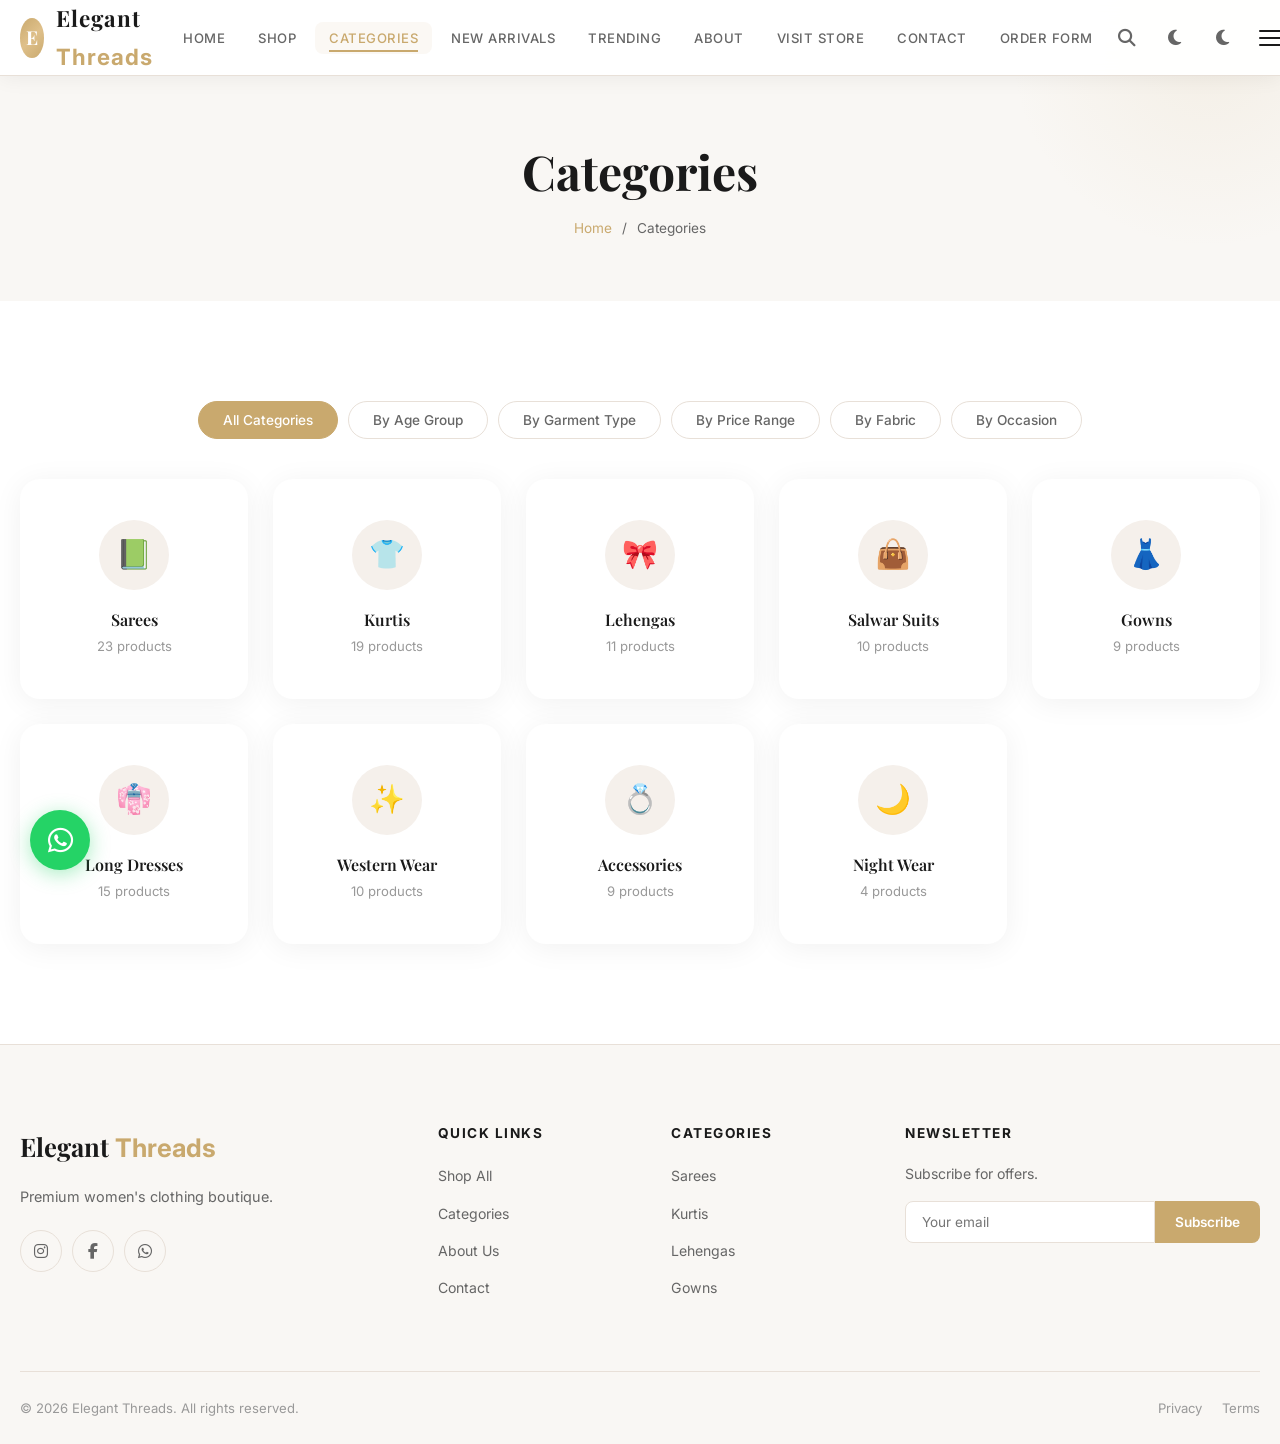
<file: categories.html>
<!DOCTYPE html>
<html lang="en">
<head>
  <meta charset="UTF-8">
  <meta name="viewport" content="width=device-width, initial-scale=1.0">
  <title>Categories | Elegant Threads</title>
  <link rel="preconnect" href="https://fonts.googleapis.com">
  <link href="https://fonts.googleapis.com/css2?family=Cormorant+Garamond:ital,wght@0,400;0,600;0,700;1,400&family=Inter:wght@300;400;500;600;700&family=Playfair+Display:ital,wght@0,400;0,600;0,700;1,400&display=swap" rel="stylesheet">
  <link rel="stylesheet" href="https://cdnjs.cloudflare.com/ajax/libs/font-awesome/6.5.1/css/all.min.css">
  <link rel="stylesheet" href="css/styles.css">
  <link rel="stylesheet" href="css/responsive.css">
</head>
<body>
<div id="loading-screen" class="loading-screen"><div class="loading-spinner"></div><p>Elegant Threads</p></div>
<nav class="navbar"><div class="container"><a href="index.html" class="navbar-brand"><div class="brand-icon">E</div><div class="brand-text">Elegant <span>Threads</span></div></a><ul class="nav-menu"><li><a href="index.html">Home</a></li><li><a href="shop.html">Shop</a></li><li><a href="categories.html" class="active">Categories</a></li><li><a href="shop.html?sort=newest">New Arrivals</a></li><li><a href="shop.html?sort=rating">Trending</a></li><li><a href="about.html">About</a></li><li><a href="store.html">Visit Store</a></li><li><a href="contact.html">Contact</a></li><li><a href="order-form.html">Order Form</a></li></ul><div class="nav-actions"><button class="open-search" title="Search"><i class="fas fa-search"></i></button><button class="theme-toggle" title="Toggle Dark Mode"><i class="fas fa-moon"></i></button><a href="order-form.html" class="theme-toggle" style="position:relative;"><i class="fas fa-shopping-bag"></i><span class="enquiry-badge">0</span></a><button class="hamburger" aria-label="Menu"><span></span><span></span><span></span></button></div></div></nav>
<div class="mobile-menu"><a href="index.html" class="nav-link">Home</a><a href="shop.html" class="nav-link">Shop</a><a href="categories.html" class="nav-link">Categories</a><a href="shop.html?sort=newest" class="nav-link">New Arrivals</a><a href="shop.html?sort=rating" class="nav-link">Trending</a><a href="about.html" class="nav-link">About</a><a href="store.html" class="nav-link">Visit Store</a><a href="contact.html" class="nav-link">Contact</a><a href="order-form.html" class="nav-link">Order Form</a><div class="mobile-actions"><button class="open-search"><i class="fas fa-search"></i> Search</button><button class="theme-toggle"><i class="fas fa-moon"></i> Dark Mode</button></div></div>
<div id="search-overlay" class="search-overlay"><div class="search-container"><button class="search-close"><i class="fas fa-times"></i></button><div class="search-input-wrap"><span class="search-icon"><i class="fas fa-search"></i></span><input type="text" id="search-input" placeholder="Search products..."></div><div id="search-results" class="search-results"><p style="text-align:center;color:var(--text-light);padding:30px;">Type to search...</p></div></div></div>

<div class="page-header">
  <div class="container">
    <h1>Categories</h1>
    <div class="breadcrumb"><a href="index.html">Home</a> <span>/</span> <span>Categories</span></div>
  </div>
</div>

<section class="section-padding">
  <div class="container">
    <div class="category-tabs">
      <button class="category-tab active" data-category="all">All Categories</button>
      <button class="category-tab" data-category="age">By Age Group</button>
      <button class="category-tab" data-category="garment">By Garment Type</button>
      <button class="category-tab" data-category="price">By Price Range</button>
      <button class="category-tab" data-category="fabric">By Fabric</button>
      <button class="category-tab" data-category="occasion">By Occasion</button>
    </div>
    <div class="categories-grid" id="categories-content"></div>
  </div>
</section>

<footer class="footer"><div class="container"><div class="footer-grid"><div class="footer-brand"><div class="brand-text">Elegant <span>Threads</span></div><p>Premium women's clothing boutique.</p><div class="footer-social"><a href="https://instagram.com/elegantthreads" target="_blank"><i class="fab fa-instagram"></i></a><a href="https://facebook.com/elegantthreads" target="_blank"><i class="fab fa-facebook-f"></i></a><a href="https://wa.me/919876543210" target="_blank"><i class="fab fa-whatsapp"></i></a></div></div><div class="footer-col"><h5>Quick Links</h5><ul><li><a href="shop.html">Shop All</a></li><li><a href="categories.html">Categories</a></li><li><a href="about.html">About Us</a></li><li><a href="contact.html">Contact</a></li></ul></div><div class="footer-col"><h5>Categories</h5><ul><li><a href="shop.html?category=Sarees">Sarees</a></li><li><a href="shop.html?category=Kurtis">Kurtis</a></li><li><a href="shop.html?category=Lehengas">Lehengas</a></li><li><a href="shop.html?category=Gowns">Gowns</a></li></ul></div><div class="footer-col footer-newsletter"><h5>Newsletter</h5><p>Subscribe for offers.</p><div class="input-group"><input type="email" placeholder="Your email"><button>Subscribe</button></div></div></div><div class="footer-bottom"><p>&copy; 2026 Elegant Threads. All rights reserved.</p><div class="footer-bottom-links"><a href="#">Privacy</a><a href="#">Terms</a></div></div></div></footer>
<a href="https://wa.me/919876543210" target="_blank" class="whatsapp-float"><i class="fab fa-whatsapp"></i></a>
<button class="back-to-top"><i class="fas fa-arrow-up"></i></button>

<script src="js/products.js"></script>
<script src="js/main.js"></script>
</body>
</html>
</file>
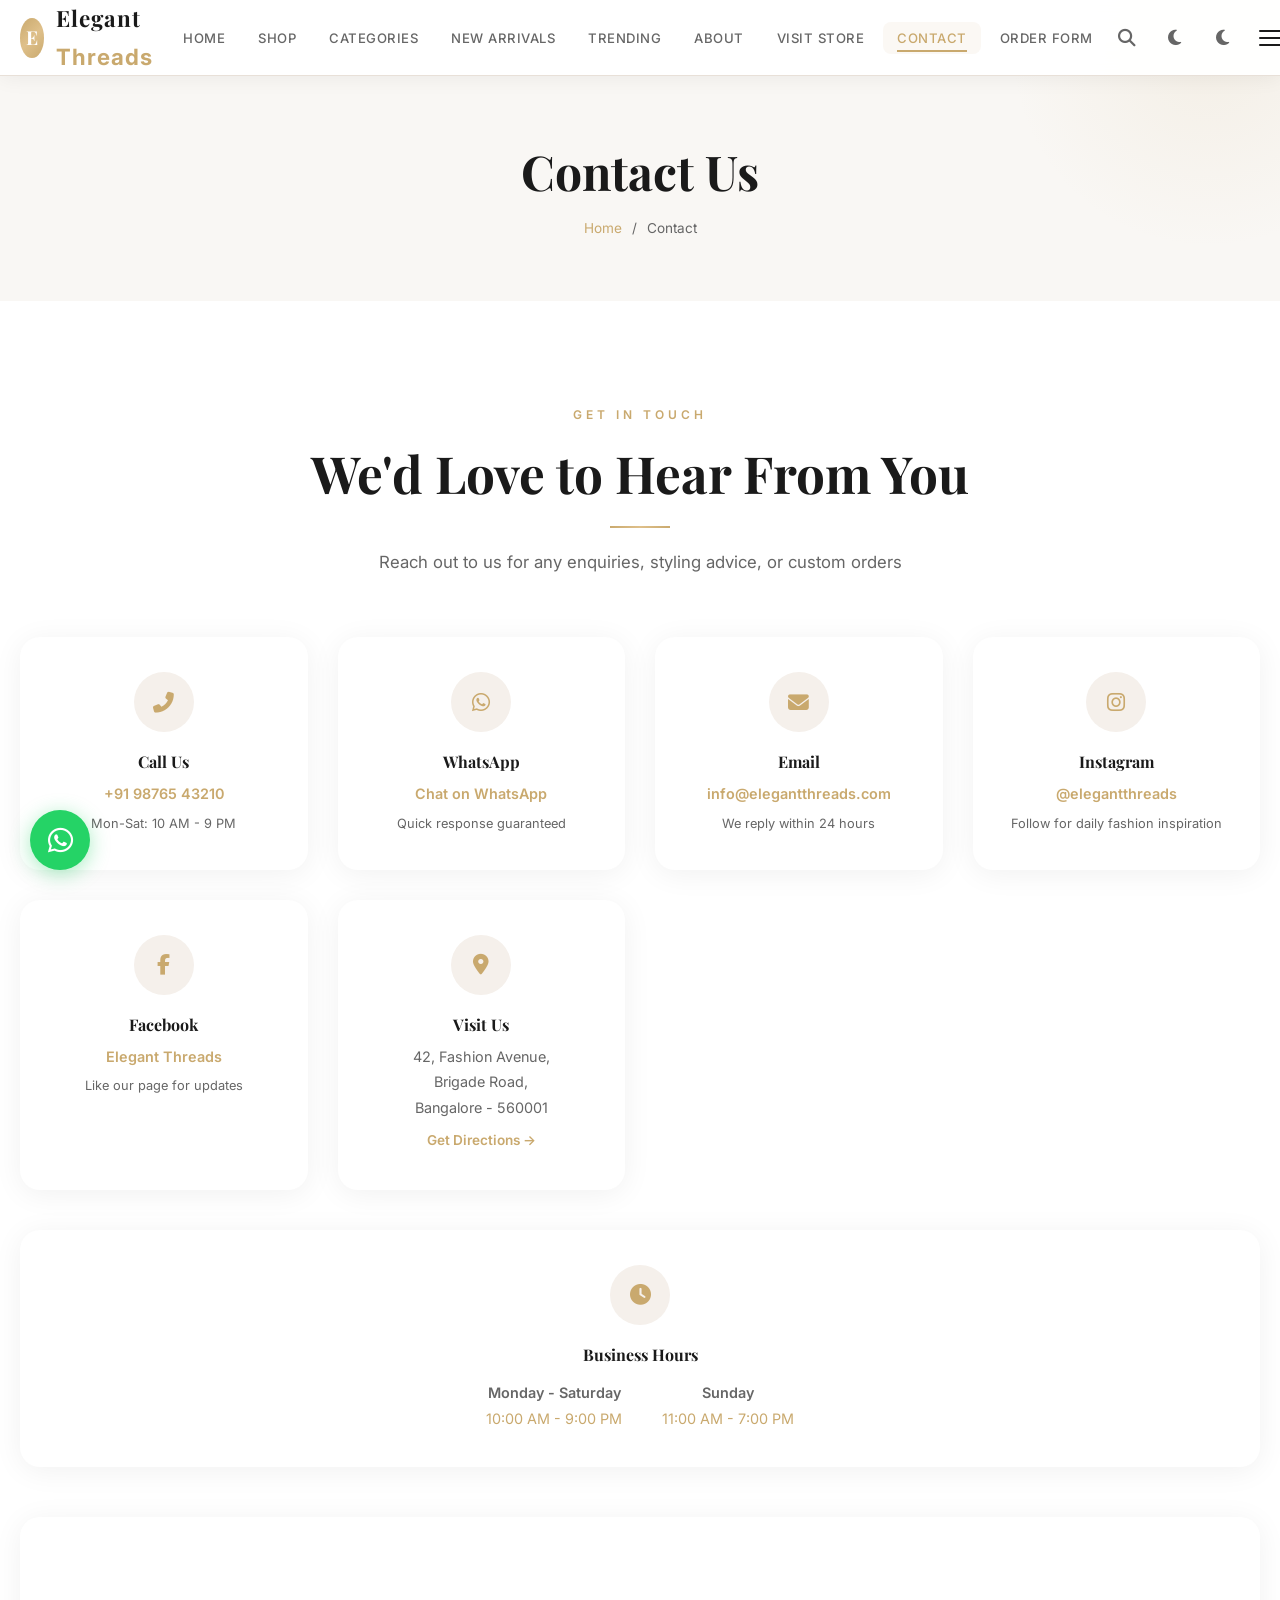
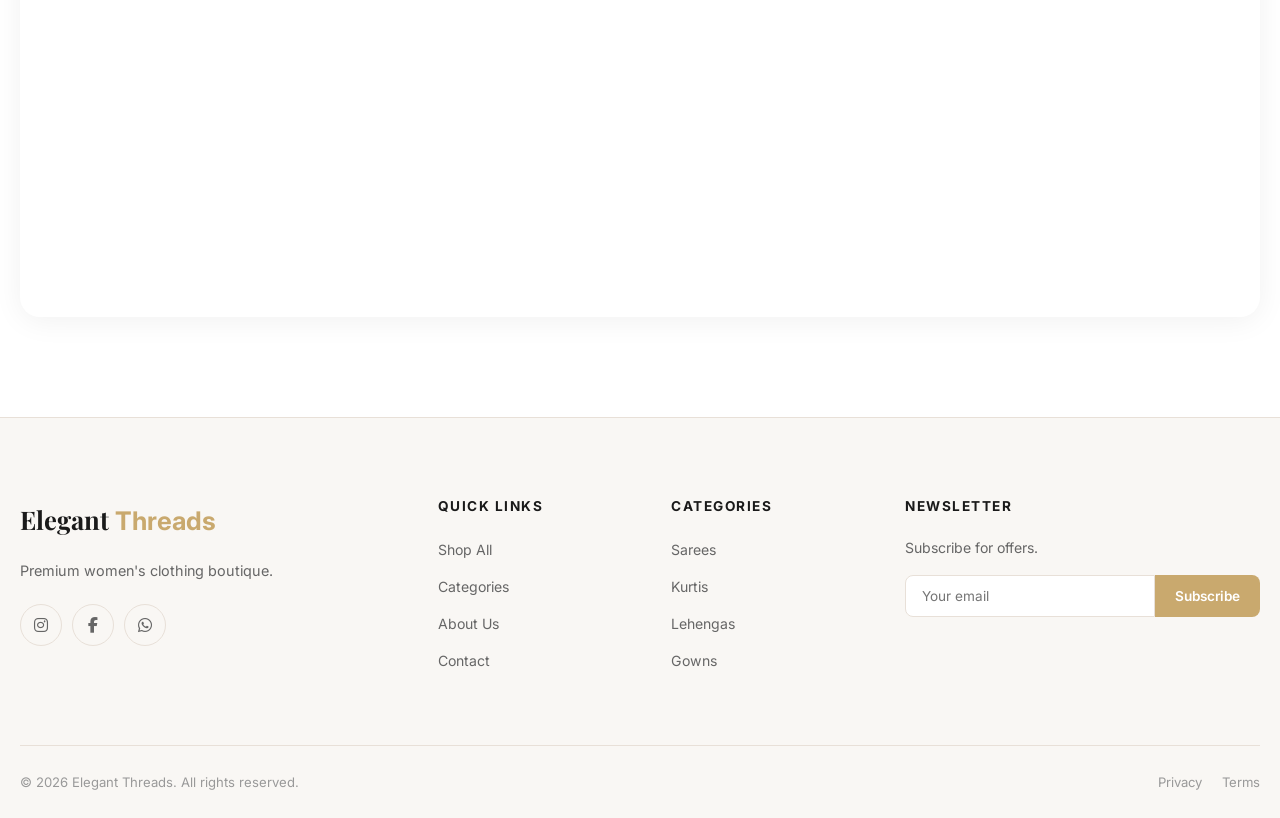
<file: contact.html>
<!DOCTYPE html>
<html lang="en">
<head>
  <meta charset="UTF-8">
  <meta name="viewport" content="width=device-width, initial-scale=1.0">
  <title>Contact Us | Elegant Threads</title>
  <link rel="preconnect" href="https://fonts.googleapis.com">
  <link href="https://fonts.googleapis.com/css2?family=Cormorant+Garamond:ital,wght@0,400;0,600;0,700;1,400&family=Inter:wght@300;400;500;600;700&family=Playfair+Display:ital,wght@0,400;0,600;0,700;1,400&display=swap" rel="stylesheet">
  <link rel="stylesheet" href="https://cdnjs.cloudflare.com/ajax/libs/font-awesome/6.5.1/css/all.min.css">
  <link rel="stylesheet" href="css/styles.css">
  <link rel="stylesheet" href="css/responsive.css">
</head>
<body>
<div id="loading-screen" class="loading-screen"><div class="loading-spinner"></div><p>Elegant Threads</p></div>
<nav class="navbar"><div class="container"><a href="index.html" class="navbar-brand"><div class="brand-icon">E</div><div class="brand-text">Elegant <span>Threads</span></div></a><ul class="nav-menu"><li><a href="index.html">Home</a></li><li><a href="shop.html">Shop</a></li><li><a href="categories.html">Categories</a></li><li><a href="shop.html?sort=newest">New Arrivals</a></li><li><a href="shop.html?sort=rating">Trending</a></li><li><a href="about.html">About</a></li><li><a href="store.html">Visit Store</a></li><li><a href="contact.html" class="active">Contact</a></li><li><a href="order-form.html">Order Form</a></li></ul><div class="nav-actions"><button class="open-search" title="Search"><i class="fas fa-search"></i></button><button class="theme-toggle" title="Toggle Dark Mode"><i class="fas fa-moon"></i></button><a href="order-form.html" class="theme-toggle" style="position:relative;"><i class="fas fa-shopping-bag"></i><span class="enquiry-badge">0</span></a><button class="hamburger" aria-label="Menu"><span></span><span></span><span></span></button></div></div></nav>
<div class="mobile-menu"><a href="index.html" class="nav-link">Home</a><a href="shop.html" class="nav-link">Shop</a><a href="categories.html" class="nav-link">Categories</a><a href="shop.html?sort=newest" class="nav-link">New Arrivals</a><a href="shop.html?sort=rating" class="nav-link">Trending</a><a href="about.html" class="nav-link">About</a><a href="store.html" class="nav-link">Visit Store</a><a href="contact.html" class="nav-link">Contact</a><a href="order-form.html" class="nav-link">Order Form</a><div class="mobile-actions"><button class="open-search"><i class="fas fa-search"></i> Search</button><button class="theme-toggle"><i class="fas fa-moon"></i> Dark Mode</button></div></div>
<div id="search-overlay" class="search-overlay"><div class="search-container"><button class="search-close"><i class="fas fa-times"></i></button><div class="search-input-wrap"><span class="search-icon"><i class="fas fa-search"></i></span><input type="text" id="search-input" placeholder="Search products..."></div><div id="search-results" class="search-results"><p style="text-align:center;color:var(--text-light);padding:30px;">Type to search...</p></div></div></div>

<div class="page-header">
  <div class="container"><h1>Contact Us</h1><div class="breadcrumb"><a href="index.html">Home</a> <span>/</span> <span>Contact</span></div></div>
</div>

<section class="section-padding">
  <div class="container">
    <div class="section-header fade-in">
      <span class="overline">Get In Touch</span>
      <h2>We'd Love to Hear From You</h2>
      <div class="gold-line"></div>
      <p>Reach out to us for any enquiries, styling advice, or custom orders</p>
    </div>
    <div class="contact-grid fade-in">
      <div class="contact-card">
        <div class="icon"><i class="fas fa-phone-alt"></i></div>
        <h4>Call Us</h4>
        <p><a href="tel:+919876543210">+91 98765 43210</a></p>
        <p style="font-size:0.8rem;margin-top:5px;">Mon-Sat: 10 AM - 9 PM</p>
      </div>
      <div class="contact-card">
        <div class="icon"><i class="fab fa-whatsapp"></i></div>
        <h4>WhatsApp</h4>
        <p><a href="https://wa.me/919876543210" target="_blank">Chat on WhatsApp</a></p>
        <p style="font-size:0.8rem;margin-top:5px;">Quick response guaranteed</p>
      </div>
      <div class="contact-card">
        <div class="icon"><i class="fas fa-envelope"></i></div>
        <h4>Email</h4>
        <p><a href="mailto:info@elegantthreads.com">info@elegantthreads.com</a></p>
        <p style="font-size:0.8rem;margin-top:5px;">We reply within 24 hours</p>
      </div>
      <div class="contact-card">
        <div class="icon"><i class="fab fa-instagram"></i></div>
        <h4>Instagram</h4>
        <p><a href="https://instagram.com/elegantthreads" target="_blank">@elegantthreads</a></p>
        <p style="font-size:0.8rem;margin-top:5px;">Follow for daily fashion inspiration</p>
      </div>
      <div class="contact-card">
        <div class="icon"><i class="fab fa-facebook-f"></i></div>
        <h4>Facebook</h4>
        <p><a href="https://facebook.com/elegantthreads" target="_blank">Elegant Threads</a></p>
        <p style="font-size:0.8rem;margin-top:5px;">Like our page for updates</p>
      </div>
      <div class="contact-card">
        <div class="icon"><i class="fas fa-map-marker-alt"></i></div>
        <h4>Visit Us</h4>
        <p>42, Fashion Avenue,<br>Brigade Road,<br>Bangalore - 560001</p>
        <a href="store.html" style="font-size:0.85rem;font-weight:600;margin-top:8px;display:inline-block;">Get Directions →</a>
      </div>
    </div>

    <div class="contact-grid fade-in" style="margin-top:40px;">
      <div class="contact-card" style="grid-column:1/-1;">
        <div class="icon"><i class="fas fa-clock"></i></div>
        <h4>Business Hours</h4>
        <div style="display:flex;justify-content:center;gap:40px;flex-wrap:wrap;margin-top:15px;">
          <div><p style="font-weight:600;">Monday - Saturday</p><p style="color:var(--accent-gold);">10:00 AM - 9:00 PM</p></div>
          <div><p style="font-weight:600;">Sunday</p><p style="color:var(--accent-gold);">11:00 AM - 7:00 PM</p></div>
        </div>
      </div>
    </div>

    <div class="map-container fade-in" style="margin-top:50px;">
      <iframe src="https://www.google.com/maps/embed?pb=!1m18!1m12!1m3!1d3887.9856437485447!2d77.6096!3d12.9716!2m3!1f0!2f0!3f0!3m2!1i1024!2i768!4f13.1!3m3!1m2!1s0x3bae1456f3e3b0e3%3A0x2d81c3c56a2c3b4a!2sBrigade%20Road%2C%20Bengaluru%2C%20Karnataka!5e0!3m2!1sen!2sin!4v1680000000000!5m2!1sen!2sin" allowfullscreen="" loading="lazy" referrerpolicy="no-referrer-when-downgrade"></iframe>
    </div>
  </div>
</section>

<footer class="footer"><div class="container"><div class="footer-grid"><div class="footer-brand"><div class="brand-text">Elegant <span>Threads</span></div><p>Premium women's clothing boutique.</p><div class="footer-social"><a href="https://instagram.com/elegantthreads" target="_blank"><i class="fab fa-instagram"></i></a><a href="https://facebook.com/elegantthreads" target="_blank"><i class="fab fa-facebook-f"></i></a><a href="https://wa.me/919876543210" target="_blank"><i class="fab fa-whatsapp"></i></a></div></div><div class="footer-col"><h5>Quick Links</h5><ul><li><a href="shop.html">Shop All</a></li><li><a href="categories.html">Categories</a></li><li><a href="about.html">About Us</a></li><li><a href="contact.html">Contact</a></li></ul></div><div class="footer-col"><h5>Categories</h5><ul><li><a href="shop.html?category=Sarees">Sarees</a></li><li><a href="shop.html?category=Kurtis">Kurtis</a></li><li><a href="shop.html?category=Lehengas">Lehengas</a></li><li><a href="shop.html?category=Gowns">Gowns</a></li></ul></div><div class="footer-col footer-newsletter"><h5>Newsletter</h5><p>Subscribe for offers.</p><div class="input-group"><input type="email" placeholder="Your email"><button>Subscribe</button></div></div></div><div class="footer-bottom"><p>&copy; 2026 Elegant Threads. All rights reserved.</p><div class="footer-bottom-links"><a href="#">Privacy</a><a href="#">Terms</a></div></div></div></footer>
<a href="https://wa.me/919876543210" target="_blank" class="whatsapp-float"><i class="fab fa-whatsapp"></i></a>
<button class="back-to-top"><i class="fas fa-arrow-up"></i></button>
<script src="js/products.js"></script>
<script src="js/main.js"></script>
</body>
</html>
</file>
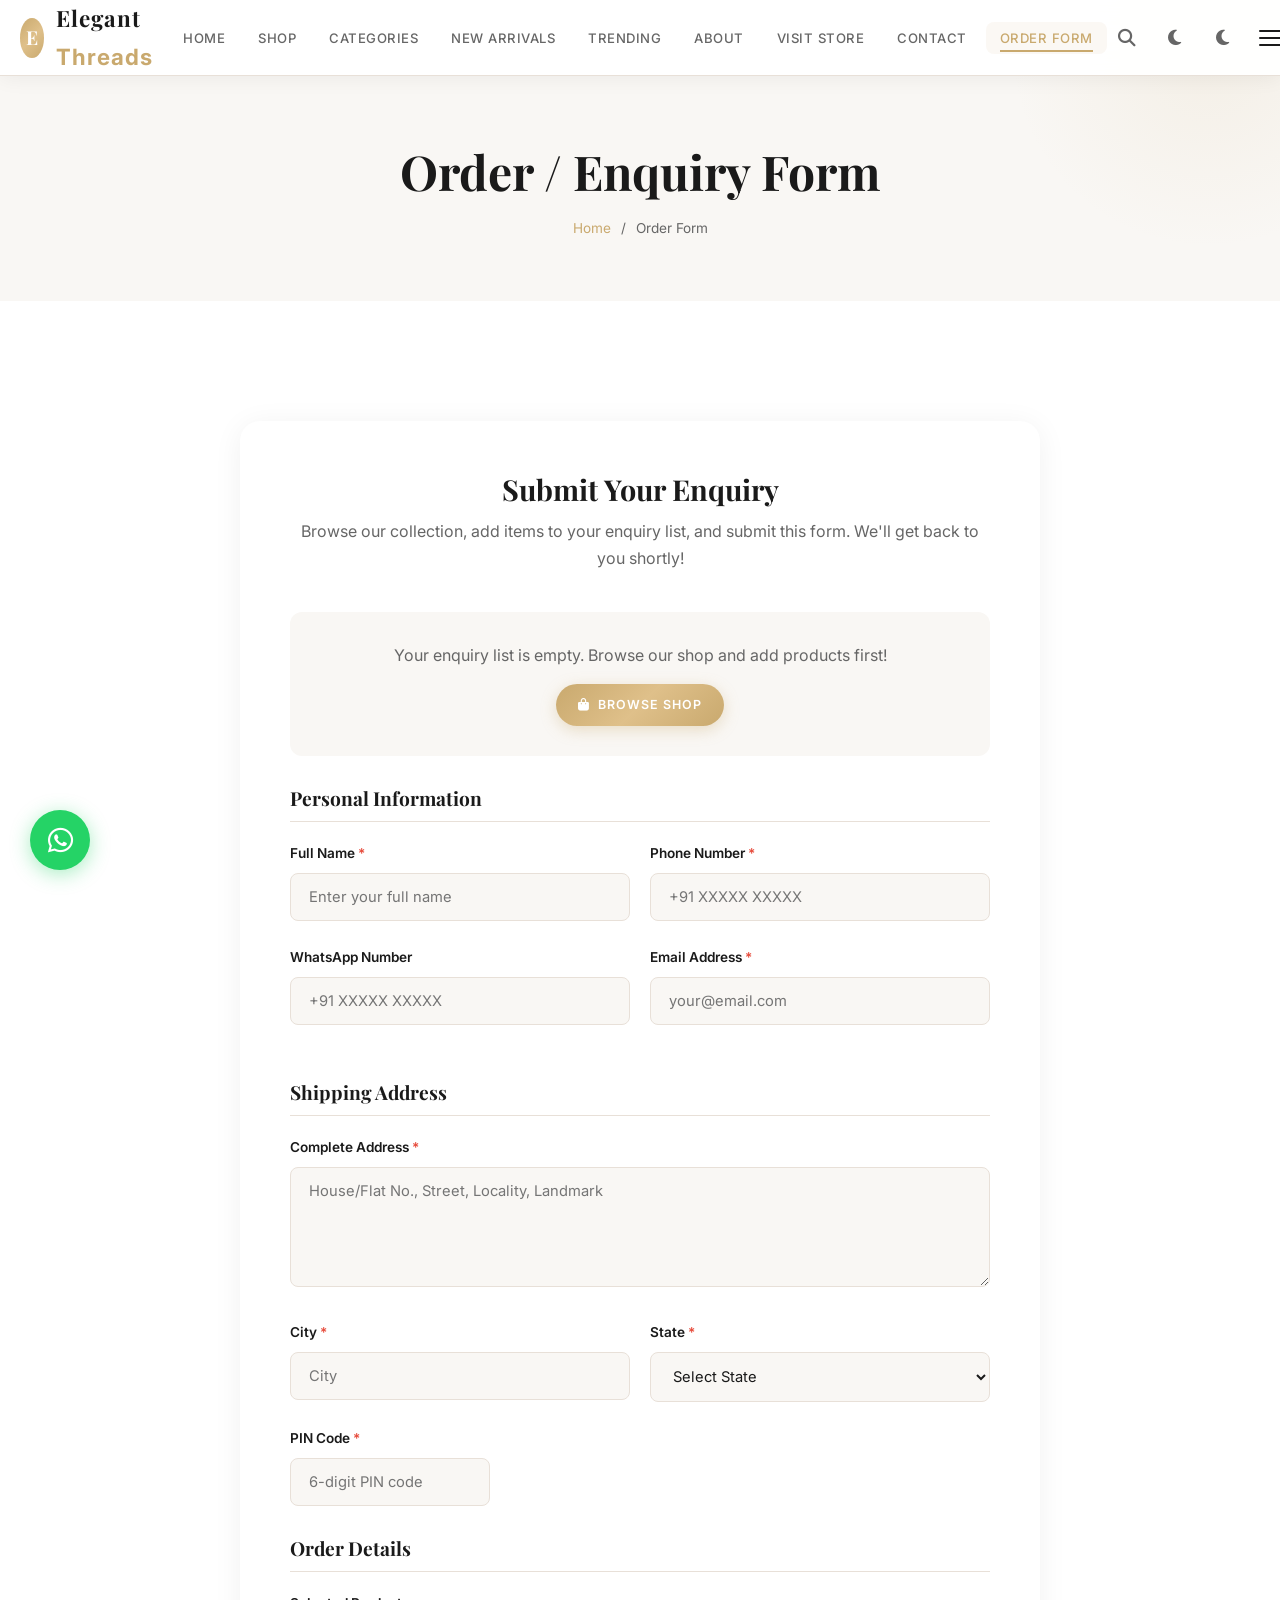
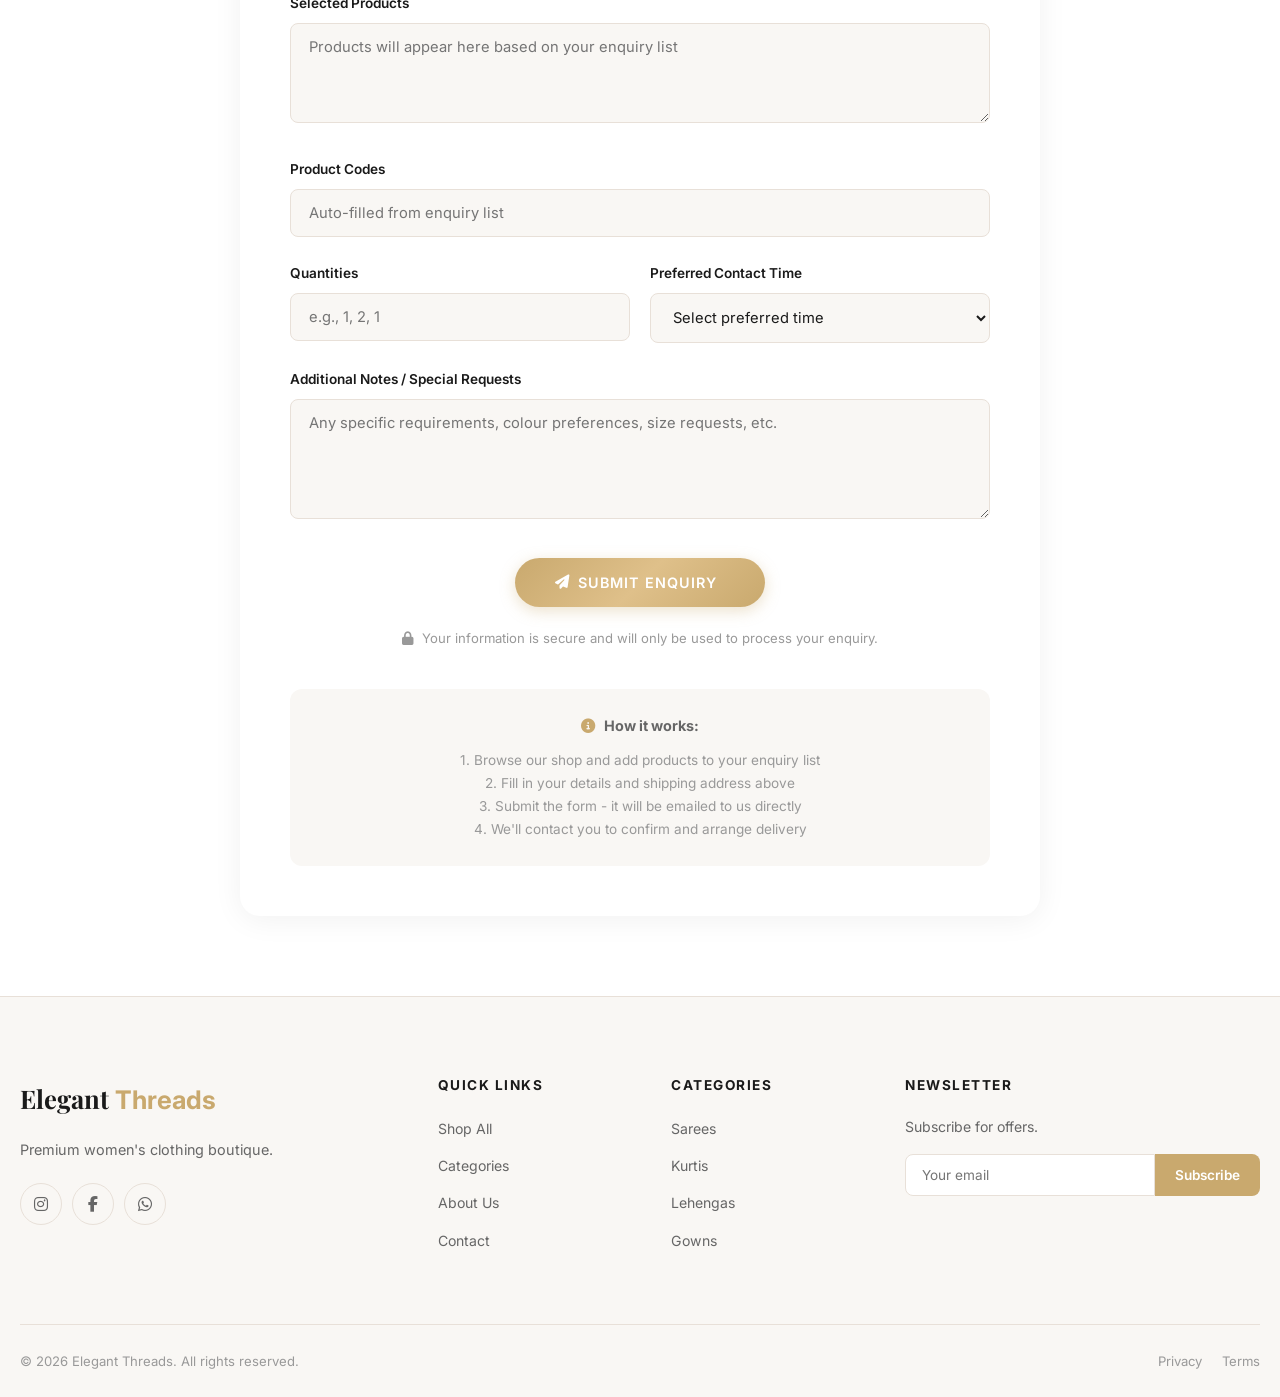
<file: order-form.html>
<!DOCTYPE html>
<html lang="en">
<head>
  <meta charset="UTF-8">
  <meta name="viewport" content="width=device-width, initial-scale=1.0">
  <title>Order Form | Elegant Threads</title>
  <link rel="preconnect" href="https://fonts.googleapis.com">
  <link href="https://fonts.googleapis.com/css2?family=Cormorant+Garamond:ital,wght@0,400;0,600;0,700;1,400&family=Inter:wght@300;400;500;600;700&family=Playfair+Display:ital,wght@0,400;0,600;0,700;1,400&display=swap" rel="stylesheet">
  <link rel="stylesheet" href="https://cdnjs.cloudflare.com/ajax/libs/font-awesome/6.5.1/css/all.min.css">
  <link rel="stylesheet" href="css/styles.css">
  <link rel="stylesheet" href="css/responsive.css">
</head>
<body>
<div id="loading-screen" class="loading-screen"><div class="loading-spinner"></div><p>Elegant Threads</p></div>
<nav class="navbar"><div class="container"><a href="index.html" class="navbar-brand"><div class="brand-icon">E</div><div class="brand-text">Elegant <span>Threads</span></div></a><ul class="nav-menu"><li><a href="index.html">Home</a></li><li><a href="shop.html">Shop</a></li><li><a href="categories.html">Categories</a></li><li><a href="shop.html?sort=newest">New Arrivals</a></li><li><a href="shop.html?sort=rating">Trending</a></li><li><a href="about.html">About</a></li><li><a href="store.html">Visit Store</a></li><li><a href="contact.html">Contact</a></li><li><a href="order-form.html" class="active">Order Form</a></li></ul><div class="nav-actions"><button class="open-search" title="Search"><i class="fas fa-search"></i></button><button class="theme-toggle" title="Toggle Dark Mode"><i class="fas fa-moon"></i></button><a href="order-form.html" class="theme-toggle" style="position:relative;"><i class="fas fa-shopping-bag"></i><span class="enquiry-badge">0</span></a><button class="hamburger" aria-label="Menu"><span></span><span></span><span></span></button></div></div></nav>
<div class="mobile-menu"><a href="index.html" class="nav-link">Home</a><a href="shop.html" class="nav-link">Shop</a><a href="categories.html" class="nav-link">Categories</a><a href="shop.html?sort=newest" class="nav-link">New Arrivals</a><a href="shop.html?sort=rating" class="nav-link">Trending</a><a href="about.html" class="nav-link">About</a><a href="store.html" class="nav-link">Visit Store</a><a href="contact.html" class="nav-link">Contact</a><a href="order-form.html" class="nav-link">Order Form</a><div class="mobile-actions"><button class="open-search"><i class="fas fa-search"></i> Search</button><button class="theme-toggle"><i class="fas fa-moon"></i> Dark Mode</button></div></div>
<div id="search-overlay" class="search-overlay"><div class="search-container"><button class="search-close"><i class="fas fa-times"></i></button><div class="search-input-wrap"><span class="search-icon"><i class="fas fa-search"></i></span><input type="text" id="search-input" placeholder="Search products..."></div><div id="search-results" class="search-results"><p style="text-align:center;color:var(--text-light);padding:30px;">Type to search...</p></div></div></div>

<div class="page-header">
  <div class="container"><h1>Order / Enquiry Form</h1><div class="breadcrumb"><a href="index.html">Home</a> <span>/</span> <span>Order Form</span></div></div>
</div>

<section class="order-form-section">
  <div class="container">
    <div class="form-container">
      <div id="order-form-content">
        <div style="text-align:center;margin-bottom:40px;">
          <h2 style="font-size:1.8rem;margin-bottom:10px;">Submit Your Enquiry</h2>
          <p style="color:var(--text-secondary);">Browse our collection, add items to your enquiry list, and submit this form. We'll get back to you shortly!</p>
        </div>

        <div id="selected-products-container"></div>

        <form id="orderForm">
          <h3 style="font-size:1.2rem;margin-bottom:20px;padding-bottom:10px;border-bottom:1px solid var(--border-color);">Personal Information</h3>

          <div class="form-row">
            <div class="form-group">
              <label>Full Name <span class="required">*</span></label>
              <input type="text" name="full_name" required placeholder="Enter your full name">
            </div>
            <div class="form-group">
              <label>Phone Number <span class="required">*</span></label>
              <input type="tel" name="phone" required placeholder="+91 XXXXX XXXXX">
            </div>
          </div>

          <div class="form-row">
            <div class="form-group">
              <label>WhatsApp Number</label>
              <input type="tel" name="whatsapp" placeholder="+91 XXXXX XXXXX">
            </div>
            <div class="form-group">
              <label>Email Address <span class="required">*</span></label>
              <input type="email" name="email" required placeholder="your@email.com">
            </div>
          </div>

          <h3 style="font-size:1.2rem;margin:30px 0 20px;padding-bottom:10px;border-bottom:1px solid var(--border-color);">Shipping Address</h3>

          <div class="form-group">
            <label>Complete Address <span class="required">*</span></label>
            <textarea name="address" required placeholder="House/Flat No., Street, Locality, Landmark"></textarea>
          </div>

          <div class="form-row">
            <div class="form-group">
              <label>City <span class="required">*</span></label>
              <input type="text" name="city" required placeholder="City">
            </div>
            <div class="form-group">
              <label>State <span class="required">*</span></label>
              <select name="state" required>
                <option value="">Select State</option>
                <option>Andhra Pradesh</option><option>Arunachal Pradesh</option><option>Assam</option><option>Bihar</option><option>Chhattisgarh</option><option>Goa</option><option>Gujarat</option><option>Haryana</option><option>Himachal Pradesh</option><option>Jharkhand</option><option>Karnataka</option><option>Kerala</option><option>Madhya Pradesh</option><option>Maharashtra</option><option>Manipur</option><option>Meghalaya</option><option>Mizoram</option><option>Nagaland</option><option>Odisha</option><option>Punjab</option><option>Rajasthan</option><option>Sikkim</option><option>Tamil Nadu</option><option>Telangana</option><option>Tripura</option><option>Uttar Pradesh</option><option>Uttarakhand</option><option>West Bengal</option><option>Delhi</option><option>Jammu & Kashmir</option><option>Ladakh</option><option>Chandigarh</option><option>Puducherry</option><option>Lakshadweep</option><option>Andaman & Nicobar</option><option>Dadra & Nagar Haveli</option><option>Daman & Diu</option>
              </select>
            </div>
          </div>

          <div class="form-group">
            <label>PIN Code <span class="required">*</span></label>
            <input type="text" name="pincode" required placeholder="6-digit PIN code" pattern="[0-9]{6}" maxlength="6" style="max-width:200px;">
          </div>

          <h3 style="font-size:1.2rem;margin:30px 0 20px;padding-bottom:10px;border-bottom:1px solid var(--border-color);">Order Details</h3>

          <div class="form-group">
            <label>Selected Products</label>
            <textarea name="selected_products" id="selected-products-text" placeholder="Products will appear here based on your enquiry list" readonly style="min-height:100px;background:var(--bg-secondary);"></textarea>
          </div>

          <div class="form-group">
            <label>Product Codes</label>
            <input type="text" name="product_codes" id="product-codes-text" placeholder="Auto-filled from enquiry list" readonly>
          </div>

          <div class="form-row">
            <div class="form-group">
              <label>Quantities</label>
              <input type="text" name="quantities" id="quantities-text" placeholder="e.g., 1, 2, 1" readonly>
            </div>
            <div class="form-group">
              <label>Preferred Contact Time</label>
              <select name="contact_time">
                <option value="">Select preferred time</option>
                <option>Morning (10 AM - 12 PM)</option>
                <option>Afternoon (12 PM - 4 PM)</option>
                <option>Evening (4 PM - 8 PM)</option>
                <option>Any Time</option>
              </select>
            </div>
          </div>

          <div class="form-group">
            <label>Additional Notes / Special Requests</label>
            <textarea name="notes" placeholder="Any specific requirements, colour preferences, size requests, etc."></textarea>
          </div>

          <div style="text-align:center;margin-top:30px;">
            <button type="submit" class="btn btn-primary btn-lg" style="min-width:250px;"><i class="fas fa-paper-plane"></i> Submit Enquiry</button>
          </div>

          <p style="text-align:center;margin-top:20px;font-size:0.82rem;color:var(--text-light);">
            <i class="fas fa-lock" style="margin-right:5px;"></i>
            Your information is secure and will only be used to process your enquiry.
          </p>
        </form>

        <div style="margin-top:40px;padding:25px;background:var(--bg-secondary);border-radius:var(--radius-md);text-align:center;">
          <p style="font-size:0.9rem;color:var(--text-secondary);margin-bottom:10px;"><i class="fas fa-info-circle" style="color:var(--accent-gold);margin-right:5px;"></i> <strong>How it works:</strong></p>
          <p style="font-size:0.85rem;color:var(--text-light);">1. Browse our shop and add products to your enquiry list<br>2. Fill in your details and shipping address above<br>3. Submit the form - it will be emailed to us directly<br>4. We'll contact you to confirm and arrange delivery</p>
        </div>
      </div>

      <div id="form-success" class="form-success">
        <div class="success-icon"><i class="fas fa-check"></i></div>
        <h2>Enquiry Submitted!</h2>
        <p>Thank you for your enquiry. We have received your details and will get back to you within 24 hours.</p>
        <p style="margin-top:15px;color:var(--text-light);font-size:0.9rem;">A confirmation email has been sent to your email address.</p>
        <div style="margin-top:30px;display:flex;gap:12px;justify-content:center;flex-wrap:wrap;">
          <a href="shop.html" class="btn btn-primary"><i class="fas fa-shopping-bag"></i> Continue Shopping</a>
          <a href="index.html" class="btn btn-outline-gold"><i class="fas fa-home"></i> Back to Home</a>
        </div>
      </div>
    </div>
  </div>
</section>

<footer class="footer"><div class="container"><div class="footer-grid"><div class="footer-brand"><div class="brand-text">Elegant <span>Threads</span></div><p>Premium women's clothing boutique.</p><div class="footer-social"><a href="https://instagram.com/elegantthreads" target="_blank"><i class="fab fa-instagram"></i></a><a href="https://facebook.com/elegantthreads" target="_blank"><i class="fab fa-facebook-f"></i></a><a href="https://wa.me/919876543210" target="_blank"><i class="fab fa-whatsapp"></i></a></div></div><div class="footer-col"><h5>Quick Links</h5><ul><li><a href="shop.html">Shop All</a></li><li><a href="categories.html">Categories</a></li><li><a href="about.html">About Us</a></li><li><a href="contact.html">Contact</a></li></ul></div><div class="footer-col"><h5>Categories</h5><ul><li><a href="shop.html?category=Sarees">Sarees</a></li><li><a href="shop.html?category=Kurtis">Kurtis</a></li><li><a href="shop.html?category=Lehengas">Lehengas</a></li><li><a href="shop.html?category=Gowns">Gowns</a></li></ul></div><div class="footer-col footer-newsletter"><h5>Newsletter</h5><p>Subscribe for offers.</p><div class="input-group"><input type="email" placeholder="Your email"><button>Subscribe</button></div></div></div><div class="footer-bottom"><p>&copy; 2026 Elegant Threads. All rights reserved.</p><div class="footer-bottom-links"><a href="#">Privacy</a><a href="#">Terms</a></div></div></div></footer>
<a href="https://wa.me/919876543210" target="_blank" class="whatsapp-float"><i class="fab fa-whatsapp"></i></a>
<button class="back-to-top"><i class="fas fa-arrow-up"></i></button>

<script src="js/products.js"></script>
<script src="js/main.js"></script>
<script>
document.addEventListener('DOMContentLoaded', () => {
  const enquiryList = JSON.parse(localStorage.getItem('enquiryList') || '[]');
  const container = document.getElementById('selected-products-container');
  const productsText = document.getElementById('selected-products-text');
  const codesText = document.getElementById('product-codes-text');
  const quantitiesText = document.getElementById('quantities-text');

  if (enquiryList.length === 0) {
    container.innerHTML = '<div style="text-align:center;padding:30px;background:var(--bg-secondary);border-radius:var(--radius-md);margin-bottom:30px;"><p style="color:var(--text-secondary);margin-bottom:15px;">Your enquiry list is empty. Browse our shop and add products first!</p><a href="shop.html" class="btn btn-primary btn-sm"><i class="fas fa-shopping-bag"></i> Browse Shop</a></div>';
    return;
  }

  const selectedProducts = enquiryList.map(item => {
    const product = PRODUCTS.find(p => p.id === item.id);
    return product ? { ...product, quantity: item.quantity } : null;
  }).filter(Boolean);

  container.innerHTML = `
    <div class="selected-products-list">
      <h3><i class="fas fa-shopping-bag" style="color:var(--accent-gold);margin-right:8px;"></i> Your Enquiry List (${selectedProducts.length} items)</h3>
      ${selectedProducts.map(p => `
        <div class="selected-product-item">
          <div class="product-details">
            <img src="${p.images[0]}" alt="${p.name}">
            <div>
              <strong>${p.name}</strong>
              <p style="font-size:0.8rem;color:var(--text-light);">${p.code} | ${p.fabric} | Qty: ${p.quantity}</p>
            </div>
          </div>
          <div style="text-align:right;">
            <p style="font-weight:700;color:var(--accent-gold);">₹${(p.price * p.quantity).toLocaleString()}</p>
            <button class="remove-btn" onclick="removeFromOrderList(${p.id})" title="Remove"><i class="fas fa-trash-alt"></i></button>
          </div>
        </div>
      `).join('')}
      <div style="text-align:right;padding-top:15px;font-weight:700;font-size:1.1rem;">
        Total: ₹${selectedProducts.reduce((sum, p) => sum + p.price * p.quantity, 0).toLocaleString()}
      </div>
    </div>
  `;

  productsText.value = selectedProducts.map(p => `${p.name} (₹${p.price.toLocaleString()} x ${p.quantity})`).join('\n');
  codesText.value = selectedProducts.map(p => p.code).join(', ');
  quantitiesText.value = selectedProducts.map(p => p.quantity).join(', ');
});

function removeFromOrderList(productId) {
  let list = JSON.parse(localStorage.getItem('enquiryList') || '[]');
  list = list.filter(item => item.id !== productId);
  localStorage.setItem('enquiryList', JSON.stringify(list));
  location.reload();
}

document.getElementById('orderForm').addEventListener('submit', function(e) {
  e.preventDefault();
  const formData = new FormData(this);
  const data = Object.fromEntries(formData.entries());
  data.date = new Date().toLocaleDateString('en-IN');
  data.ordered_products = document.getElementById('selected-products-text').value;
  data.product_codes = document.getElementById('product-codes-text').value;
  data.quantities = document.getElementById('quantities-text').value;

  const subject = encodeURIComponent(`New Order Enquiry from ${data.full_name} - Elegant Threads`);
  const body = encodeURIComponent(
    `NEW ORDER ENQUIRY\n` +
    `==================\n\n` +
    `Date: ${data.date}\n` +
    `Customer Name: ${data.full_name}\n` +
    `Phone: ${data.phone}\n` +
    `WhatsApp: ${data.whatsapp || 'N/A'}\n` +
    `Email: ${data.email}\n\n` +
    `SHIPPING ADDRESS\n` +
    `Address: ${data.address}\n` +
    `City: ${data.city}\n` +
    `State: ${data.state}\n` +
    `PIN: ${data.pincode}\n\n` +
    `ORDER DETAILS\n` +
    `Products: ${data.ordered_products}\n` +
    `Codes: ${data.product_codes}\n` +
    `Quantities: ${data.quantities}\n\n` +
    `Preferred Contact Time: ${data.contact_time || 'Any Time'}\n` +
    `Notes: ${data.notes || 'None'}\n`
  );

  window.location.href = `mailto:info@elegantthreads.com?subject=${subject}&body=${body}`;

  localStorage.removeItem('enquiryList');
  document.getElementById('order-form-content').style.display = 'none';
  document.getElementById('form-success').style.display = 'block';
  document.querySelector('.enquiry-badge').textContent = '0';
});
</script>
</body>
</html>
</file>
<file: css/styles.css>
:root {
  --primary: #1a1a1a;
  --secondary: #f5f0eb;
  --accent-gold: #c9a96e;
  --accent-rose: #d4a5a5;
  --accent-pink: #e8b4b8;
  --text-primary: #1a1a1a;
  --text-secondary: #666666;
  --text-light: #999999;
  --bg-primary: #ffffff;
  --bg-secondary: #f9f7f4;
  --bg-tertiary: #f5f0eb;
  --border-color: #e8e0d8;
  --card-bg: #ffffff;
  --card-shadow: 0 4px 30px rgba(0,0,0,0.06);
  --card-hover-shadow: 0 12px 40px rgba(0,0,0,0.12);
  --glass-bg: rgba(255,255,255,0.7);
  --glass-border: rgba(255,255,255,0.3);
  --nav-bg: rgba(255,255,255,0.95);
  --nav-shadow: 0 2px 20px rgba(0,0,0,0.06);
  --gradient-gold: linear-gradient(135deg, #c9a96e 0%, #dfc08a 50%, #c9a96e 100%);
  --gradient-rose: linear-gradient(135deg, #d4a5a5 0%, #e8b4b8 100%);
  --gradient-dark: linear-gradient(135deg, #1a1a1a 0%, #333333 100%);
  --transition-fast: 0.2s ease;
  --transition-normal: 0.3s ease;
  --transition-slow: 0.5s ease;
  --radius-sm: 8px;
  --radius-md: 12px;
  --radius-lg: 20px;
  --radius-xl: 30px;
}

[data-theme="dark"] {
  --primary: #f5f0eb;
  --secondary: #1a1a1a;
  --text-primary: #f0ece8;
  --text-secondary: #a8a098;
  --text-light: #706a62;
  --bg-primary: #0f0f0f;
  --bg-secondary: #1a1a1a;
  --bg-tertiary: #242424;
  --border-color: #333333;
  --card-bg: #1e1e1e;
  --card-shadow: 0 4px 30px rgba(0,0,0,0.3);
  --card-hover-shadow: 0 12px 40px rgba(0,0,0,0.5);
  --glass-bg: rgba(30,30,30,0.7);
  --glass-border: rgba(255,255,255,0.08);
  --nav-bg: rgba(15,15,15,0.95);
  --nav-shadow: 0 2px 20px rgba(0,0,0,0.3);
}

* { margin: 0; padding: 0; box-sizing: border-box; }

html {
  scroll-behavior: smooth;
  scroll-padding-top: 80px;
}

body {
  font-family: 'Cormorant Garamond', 'Georgia', serif;
  background-color: var(--bg-primary);
  color: var(--text-primary);
  line-height: 1.7;
  overflow-x: hidden;
  transition: background-color var(--transition-normal), color var(--transition-normal);
}

h1, h2, h3, h4, h5, h6 {
  font-family: 'Playfair Display', 'Georgia', serif;
  font-weight: 700;
  line-height: 1.3;
  color: var(--text-primary);
}

p, span, li, a, label, input, textarea, select, button {
  font-family: 'Inter', 'Helvetica Neue', sans-serif;
}

a {
  text-decoration: none;
  color: inherit;
  transition: color var(--transition-fast);
}

img {
  max-width: 100%;
  height: auto;
}

.container {
  max-width: 1320px;
  margin: 0 auto;
  padding: 0 20px;
}

.section-padding {
  padding: 100px 0;
}

.section-header {
  text-align: center;
  margin-bottom: 60px;
}

.section-header .overline {
  display: inline-block;
  font-family: 'Inter', sans-serif;
  font-size: 0.75rem;
  font-weight: 600;
  letter-spacing: 4px;
  text-transform: uppercase;
  color: var(--accent-gold);
  margin-bottom: 15px;
}

.section-header h2 {
  font-size: clamp(2rem, 4vw, 3.2rem);
  margin-bottom: 20px;
  color: var(--text-primary);
}

.section-header p {
  max-width: 600px;
  margin: 0 auto;
  color: var(--text-secondary);
  font-size: 1.05rem;
}

.gold-line {
  width: 60px;
  height: 2px;
  background: var(--gradient-gold);
  margin: 20px auto;
}

/* ===== NAVBAR ===== */
.navbar {
  position: fixed;
  top: 0;
  left: 0;
  right: 0;
  z-index: 1000;
  background: var(--nav-bg);
  backdrop-filter: blur(20px);
  -webkit-backdrop-filter: blur(20px);
  border-bottom: 1px solid var(--border-color);
  box-shadow: var(--nav-shadow);
  transition: all var(--transition-normal);
  padding: 0 0;
}

.navbar.scrolled {
  padding: 0;
  box-shadow: 0 4px 30px rgba(0,0,0,0.1);
}

.navbar .container {
  display: flex;
  align-items: center;
  justify-content: space-between;
  height: 75px;
}

.navbar-brand {
  display: flex;
  align-items: center;
  gap: 12px;
}

.navbar-brand .brand-icon {
  width: 40px;
  height: 40px;
  background: var(--gradient-gold);
  border-radius: 50%;
  display: flex;
  align-items: center;
  justify-content: center;
  color: #fff;
  font-family: 'Playfair Display', serif;
  font-size: 1.2rem;
  font-weight: 700;
}

.navbar-brand .brand-text {
  font-family: 'Playfair Display', serif;
  font-size: 1.4rem;
  font-weight: 700;
  color: var(--text-primary);
  letter-spacing: 1px;
}

.navbar-brand .brand-text span {
  color: var(--accent-gold);
}

.nav-menu {
  display: flex;
  align-items: center;
  list-style: none;
  gap: 5px;
  margin: 0;
  padding: 0;
}

.nav-menu li a {
  font-family: 'Inter', sans-serif;
  font-size: 0.82rem;
  font-weight: 500;
  letter-spacing: 0.5px;
  text-transform: uppercase;
  color: var(--text-secondary);
  padding: 8px 14px;
  border-radius: var(--radius-sm);
  transition: all var(--transition-fast);
  position: relative;
  white-space: nowrap;
}

.nav-menu li a:hover,
.nav-menu li a.active {
  color: var(--accent-gold);
  background: rgba(201,169,110,0.08);
}

.nav-menu li a::after {
  content: '';
  position: absolute;
  bottom: 2px;
  left: 14px;
  right: 14px;
  height: 1.5px;
  background: var(--accent-gold);
  transform: scaleX(0);
  transition: transform var(--transition-fast);
}

.nav-menu li a:hover::after,
.nav-menu li a.active::after {
  transform: scaleX(1);
}

.nav-actions {
  display: flex;
  align-items: center;
  gap: 8px;
}

.nav-actions button,
.nav-actions a {
  width: 40px;
  height: 40px;
  border: none;
  background: transparent;
  border-radius: 50%;
  display: flex;
  align-items: center;
  justify-content: center;
  color: var(--text-secondary);
  cursor: pointer;
  transition: all var(--transition-fast);
  font-size: 1.1rem;
}

.nav-actions button:hover,
.nav-actions a:hover {
  background: var(--bg-tertiary);
  color: var(--accent-gold);
}

.theme-toggle {
  position: relative;
}

.enquiry-badge {
  position: absolute;
  top: 2px;
  right: 2px;
  width: 18px;
  height: 18px;
  background: var(--accent-gold);
  color: #fff;
  font-size: 0.65rem;
  font-weight: 700;
  border-radius: 50%;
  display: flex;
  align-items: center;
  justify-content: center;
  display: none;
}

.enquiry-badge.show {
  display: flex;
}

.hamburger {
  display: none;
  flex-direction: column;
  gap: 5px;
  cursor: pointer;
  padding: 5px;
  background: none;
  border: none;
}

.hamburger span {
  width: 24px;
  height: 2px;
  background: var(--text-primary);
  transition: all var(--transition-normal);
  border-radius: 2px;
}

.hamburger.active span:nth-child(1) { transform: rotate(45deg) translate(5px, 5px); }
.hamburger.active span:nth-child(2) { opacity: 0; }
.hamburger.active span:nth-child(3) { transform: rotate(-45deg) translate(5px, -5px); }

.mobile-menu {
  display: none;
  position: fixed;
  top: 75px;
  left: 0;
  right: 0;
  bottom: 0;
  background: var(--bg-primary);
  z-index: 999;
  padding: 30px;
  overflow-y: auto;
  animation: slideDown 0.3s ease;
}

.mobile-menu.active {
  display: block;
}

.mobile-menu .nav-link {
  display: block;
  padding: 14px 0;
  font-size: 1rem;
  font-weight: 500;
  color: var(--text-primary);
  border-bottom: 1px solid var(--border-color);
  letter-spacing: 0.5px;
}

.mobile-menu .nav-link:hover {
  color: var(--accent-gold);
}

.mobile-menu .mobile-actions {
  display: flex;
  gap: 15px;
  margin-top: 30px;
  padding-top: 20px;
  border-top: 1px solid var(--border-color);
}

.mobile-menu .mobile-actions a,
.mobile-menu .mobile-actions button {
  flex: 1;
  padding: 12px;
  border: 1px solid var(--border-color);
  border-radius: var(--radius-md);
  text-align: center;
  font-size: 0.85rem;
  font-weight: 500;
  color: var(--text-primary);
  background: var(--bg-secondary);
}

@keyframes slideDown {
  from { opacity: 0; transform: translateY(-10px); }
  to { opacity: 1; transform: translateY(0); }
}

/* ===== SEARCH OVERLAY ===== */
.search-overlay {
  display: none;
  position: fixed;
  top: 0;
  left: 0;
  right: 0;
  bottom: 0;
  background: rgba(0,0,0,0.6);
  backdrop-filter: blur(10px);
  z-index: 2000;
  align-items: flex-start;
  justify-content: center;
  padding-top: 100px;
}

.search-overlay.active {
  display: flex;
}

.search-container {
  background: var(--bg-primary);
  border-radius: var(--radius-lg);
  padding: 30px;
  width: 90%;
  max-width: 700px;
  box-shadow: 0 20px 60px rgba(0,0,0,0.2);
  animation: fadeInUp 0.3s ease;
}

.search-container .search-input-wrap {
  display: flex;
  align-items: center;
  gap: 12px;
  border: 2px solid var(--border-color);
  border-radius: var(--radius-md);
  padding: 12px 20px;
  margin-bottom: 20px;
  transition: border-color var(--transition-fast);
}

.search-container .search-input-wrap:focus-within {
  border-color: var(--accent-gold);
}

.search-container .search-input-wrap input {
  flex: 1;
  border: none;
  outline: none;
  background: transparent;
  font-size: 1.1rem;
  color: var(--text-primary);
}

.search-container .search-input-wrap .search-icon {
  color: var(--accent-gold);
  font-size: 1.2rem;
}

.search-close {
  position: absolute;
  top: 20px;
  right: 20px;
  width: 40px;
  height: 40px;
  border: none;
  background: var(--bg-primary);
  border-radius: 50%;
  color: var(--text-primary);
  font-size: 1.2rem;
  cursor: pointer;
  display: flex;
  align-items: center;
  justify-content: center;
}

.search-filters {
  display: grid;
  grid-template-columns: repeat(auto-fit, minmax(140px, 1fr));
  gap: 12px;
  margin-bottom: 20px;
}

.search-filters select {
  padding: 10px 14px;
  border: 1px solid var(--border-color);
  border-radius: var(--radius-sm);
  background: var(--bg-secondary);
  color: var(--text-primary);
  font-size: 0.85rem;
  cursor: pointer;
  outline: none;
}

.search-results {
  max-height: 400px;
  overflow-y: auto;
}

.search-result-item {
  display: flex;
  gap: 15px;
  padding: 12px;
  border-radius: var(--radius-sm);
  cursor: pointer;
  transition: background var(--transition-fast);
}

.search-result-item:hover {
  background: var(--bg-secondary);
}

.search-result-item img {
  width: 60px;
  height: 60px;
  object-fit: cover;
  border-radius: var(--radius-sm);
}

.search-result-item .result-info h4 {
  font-family: 'Inter', sans-serif;
  font-size: 0.9rem;
  font-weight: 600;
}

.search-result-item .result-info p {
  font-size: 0.8rem;
  color: var(--text-secondary);
}

.search-result-item .result-price {
  margin-left: auto;
  font-weight: 700;
  color: var(--accent-gold);
  white-space: nowrap;
}

/* ===== HERO ===== */
.hero {
  min-height: 100vh;
  display: flex;
  align-items: center;
  position: relative;
  overflow: hidden;
  padding-top: 75px;
}

.hero-slide {
  position: absolute;
  top: 0;
  left: 0;
  width: 100%;
  height: 100%;
  opacity: 0;
  transition: opacity 1.2s ease;
}

.hero-slide.active {
  opacity: 1;
}

.hero-slide img {
  width: 100%;
  height: 100%;
  object-fit: cover;
}

.hero-overlay {
  position: absolute;
  top: 0;
  left: 0;
  right: 0;
  bottom: 0;
  background: linear-gradient(135deg, rgba(0,0,0,0.6) 0%, rgba(0,0,0,0.2) 100%);
}

.hero-content {
  position: relative;
  z-index: 2;
  max-width: 700px;
  padding: 40px 0;
}

.hero-content .overline {
  display: inline-block;
  font-family: 'Inter', sans-serif;
  font-size: 0.75rem;
  font-weight: 600;
  letter-spacing: 5px;
  text-transform: uppercase;
  color: var(--accent-gold);
  margin-bottom: 20px;
  padding: 8px 20px;
  border: 1px solid rgba(201,169,110,0.4);
  border-radius: var(--radius-xl);
}

.hero-content h1 {
  font-size: clamp(2.5rem, 6vw, 4.5rem);
  color: #fff;
  margin-bottom: 20px;
  line-height: 1.15;
}

.hero-content h1 span {
  color: var(--accent-gold);
  font-style: italic;
}

.hero-content p {
  font-size: 1.1rem;
  color: rgba(255,255,255,0.85);
  margin-bottom: 35px;
  max-width: 500px;
  line-height: 1.8;
}

.hero-buttons {
  display: flex;
  gap: 15px;
  flex-wrap: wrap;
}

.hero-dots {
  position: absolute;
  bottom: 40px;
  left: 50%;
  transform: translateX(-50%);
  display: flex;
  gap: 10px;
  z-index: 3;
}

.hero-dots .dot {
  width: 12px;
  height: 12px;
  border-radius: 50%;
  border: 2px solid rgba(255,255,255,0.6);
  background: transparent;
  cursor: pointer;
  transition: all var(--transition-fast);
}

.hero-dots .dot.active {
  background: var(--accent-gold);
  border-color: var(--accent-gold);
  transform: scale(1.2);
}

.hero-scroll {
  position: absolute;
  bottom: 40px;
  right: 40px;
  z-index: 3;
  color: rgba(255,255,255,0.7);
  font-size: 0.75rem;
  letter-spacing: 2px;
  text-transform: uppercase;
  display: flex;
  flex-direction: column;
  align-items: center;
  gap: 8px;
}

.hero-scroll .scroll-line {
  width: 1px;
  height: 40px;
  background: rgba(255,255,255,0.4);
  position: relative;
  overflow: hidden;
}

.hero-scroll .scroll-line::after {
  content: '';
  position: absolute;
  top: -100%;
  left: 0;
  width: 100%;
  height: 100%;
  background: var(--accent-gold);
  animation: scrollDown 2s infinite;
}

@keyframes scrollDown {
  0% { top: -100%; }
  100% { top: 100%; }
}

/* ===== BUTTONS ===== */
.btn {
  display: inline-flex;
  align-items: center;
  gap: 8px;
  padding: 14px 32px;
  border: none;
  border-radius: var(--radius-xl);
  font-family: 'Inter', sans-serif;
  font-size: 0.85rem;
  font-weight: 600;
  letter-spacing: 1px;
  text-transform: uppercase;
  cursor: pointer;
  transition: all var(--transition-normal);
  position: relative;
  overflow: hidden;
}

.btn-primary {
  background: var(--gradient-gold);
  color: #fff;
  box-shadow: 0 4px 15px rgba(201,169,110,0.35);
}

.btn-primary:hover {
  transform: translateY(-2px);
  box-shadow: 0 8px 25px rgba(201,169,110,0.5);
}

.btn-outline {
  background: transparent;
  color: #fff;
  border: 1.5px solid rgba(255,255,255,0.5);
}

.btn-outline:hover {
  background: rgba(255,255,255,0.1);
  border-color: #fff;
}

.btn-dark {
  background: var(--gradient-dark);
  color: #fff;
}

.btn-dark:hover {
  transform: translateY(-2px);
  box-shadow: 0 8px 25px rgba(0,0,0,0.3);
}

.btn-outline-gold {
  background: transparent;
  color: var(--accent-gold);
  border: 1.5px solid var(--accent-gold);
}

.btn-outline-gold:hover {
  background: var(--accent-gold);
  color: #fff;
}

.btn-whatsapp {
  background: #25D366;
  color: #fff;
}

.btn-whatsapp:hover {
  background: #20ba5a;
  transform: translateY(-2px);
}

.btn-sm {
  padding: 10px 22px;
  font-size: 0.78rem;
}

.btn-lg {
  padding: 16px 40px;
  font-size: 0.9rem;
}

.btn-icon {
  width: 44px;
  height: 44px;
  padding: 0;
  border-radius: 50%;
  display: flex;
  align-items: center;
  justify-content: center;
}

/* ===== PROMO BANNER ===== */
.promo-banner {
  background: var(--bg-secondary);
  padding: 12px 0;
  text-align: center;
  overflow: hidden;
}

.promo-banner p {
  font-size: 0.85rem;
  font-weight: 500;
  letter-spacing: 2px;
  text-transform: uppercase;
  color: var(--text-secondary);
}

.promo-banner p span {
  color: var(--accent-gold);
  font-weight: 700;
}

/* ===== COLLECTION SLIDER ===== */
.collection-slider {
  padding: 80px 0;
  background: var(--bg-primary);
  overflow: hidden;
}

.collection-track {
  display: flex;
  gap: 25px;
  animation: scroll 40s linear infinite;
  width: max-content;
}

.collection-track:hover {
  animation-play-state: paused;
}

.collection-card {
  flex-shrink: 0;
  width: 300px;
  height: 400px;
  border-radius: var(--radius-lg);
  overflow: hidden;
  position: relative;
  cursor: pointer;
}

.collection-card img {
  width: 100%;
  height: 100%;
  object-fit: cover;
  transition: transform var(--transition-slow);
}

.collection-card:hover img {
  transform: scale(1.08);
}

.collection-card .overlay {
  position: absolute;
  bottom: 0;
  left: 0;
  right: 0;
  padding: 30px;
  background: linear-gradient(transparent, rgba(0,0,0,0.7));
  color: #fff;
}

.collection-card .overlay h3 {
  color: #fff;
  font-size: 1.3rem;
  margin-bottom: 5px;
}

.collection-card .overlay p {
  font-size: 0.85rem;
  opacity: 0.8;
}

@keyframes scroll {
  0% { transform: translateX(0); }
  100% { transform: translateX(-50%); }
}

/* ===== PRODUCT CARDS ===== */
.products-grid {
  display: grid;
  grid-template-columns: repeat(auto-fill, minmax(280px, 1fr));
  gap: 30px;
}

.product-card {
  background: var(--card-bg);
  border-radius: var(--radius-lg);
  overflow: hidden;
  box-shadow: var(--card-shadow);
  transition: all var(--transition-normal);
  position: relative;
}

.product-card:hover {
  transform: translateY(-8px);
  box-shadow: var(--card-hover-shadow);
}

.product-card .product-image {
  position: relative;
  height: 320px;
  overflow: hidden;
}

.product-card .product-image img {
  width: 100%;
  height: 100%;
  object-fit: cover;
  transition: transform var(--transition-slow);
}

.product-card:hover .product-image img {
  transform: scale(1.06);
}

.product-card .product-badge {
  position: absolute;
  top: 15px;
  left: 15px;
  padding: 5px 14px;
  background: var(--accent-gold);
  color: #fff;
  font-family: 'Inter', sans-serif;
  font-size: 0.7rem;
  font-weight: 700;
  letter-spacing: 1px;
  text-transform: uppercase;
  border-radius: var(--radius-xl);
}

.product-card .product-badge.new { background: #2ecc71; }
.product-card .product-badge.premium { background: linear-gradient(135deg, #c9a96e, #dfc08a); }
.product-card .product-badge.trending { background: #e74c3c; }

.product-card .product-actions {
  position: absolute;
  top: 15px;
  right: 15px;
  display: flex;
  flex-direction: column;
  gap: 8px;
  opacity: 0;
  transform: translateX(10px);
  transition: all var(--transition-normal);
}

.product-card:hover .product-actions {
  opacity: 1;
  transform: translateX(0);
}

.product-card .product-actions button {
  width: 38px;
  height: 38px;
  border: none;
  background: var(--glass-bg);
  backdrop-filter: blur(10px);
  border-radius: 50%;
  color: var(--text-primary);
  cursor: pointer;
  display: flex;
  align-items: center;
  justify-content: center;
  transition: all var(--transition-fast);
  font-size: 0.9rem;
  border: 1px solid var(--glass-border);
}

.product-card .product-actions button:hover {
  background: var(--accent-gold);
  color: #fff;
}

.product-card .product-info {
  padding: 20px;
}

.product-card .product-category {
  font-family: 'Inter', sans-serif;
  font-size: 0.72rem;
  font-weight: 600;
  letter-spacing: 1.5px;
  text-transform: uppercase;
  color: var(--accent-gold);
  margin-bottom: 8px;
}

.product-card .product-name {
  font-size: 1.1rem;
  font-weight: 600;
  margin-bottom: 8px;
  color: var(--text-primary);
  display: -webkit-box;
  -webkit-line-clamp: 2;
  -webkit-box-orient: vertical;
  overflow: hidden;
}

.product-card .product-price {
  font-family: 'Inter', sans-serif;
  font-size: 1.15rem;
  font-weight: 700;
  color: var(--accent-gold);
  margin-bottom: 8px;
}

.product-card .product-price .original {
  text-decoration: line-through;
  color: var(--text-light);
  font-weight: 400;
  font-size: 0.9rem;
  margin-left: 8px;
}

.product-card .product-meta {
  display: flex;
  gap: 12px;
  font-size: 0.78rem;
  color: var(--text-light);
}

.product-card .product-rating {
  display: flex;
  align-items: center;
  gap: 4px;
  margin-bottom: 10px;
}

.product-card .product-rating .stars {
  color: #f39c12;
  font-size: 0.8rem;
}

.product-card .product-rating .count {
  font-size: 0.78rem;
  color: var(--text-light);
}

.product-card .product-colors {
  display: flex;
  gap: 6px;
  margin-top: 10px;
}

.product-card .product-colors .color-dot {
  width: 16px;
  height: 16px;
  border-radius: 50%;
  border: 2px solid var(--border-color);
  cursor: pointer;
}

/* ===== CATEGORIES ===== */
.categories-grid {
  display: grid;
  grid-template-columns: repeat(auto-fill, minmax(200px, 1fr));
  gap: 25px;
}

.category-card {
  text-align: center;
  padding: 40px 20px;
  background: var(--card-bg);
  border-radius: var(--radius-lg);
  box-shadow: var(--card-shadow);
  transition: all var(--transition-normal);
  cursor: pointer;
  border: 1px solid transparent;
}

.category-card:hover {
  transform: translateY(-8px);
  box-shadow: var(--card-hover-shadow);
  border-color: var(--accent-gold);
}

.category-card .cat-icon {
  width: 70px;
  height: 70px;
  margin: 0 auto 20px;
  background: var(--bg-tertiary);
  border-radius: 50%;
  display: flex;
  align-items: center;
  justify-content: center;
  font-size: 1.8rem;
  transition: all var(--transition-normal);
}

.category-card:hover .cat-icon {
  background: var(--gradient-gold);
  color: #fff;
  transform: scale(1.1);
}

.category-card h4 {
  font-size: 1rem;
  font-weight: 600;
  margin-bottom: 5px;
}

.category-card p {
  font-size: 0.82rem;
  color: var(--text-light);
}

/* ===== TESTIMONIALS ===== */
.testimonials-section {
  background: var(--bg-secondary);
}

.testimonials-grid {
  display: grid;
  grid-template-columns: repeat(auto-fill, minmax(350px, 1fr));
  gap: 30px;
}

.testimonial-card {
  background: var(--card-bg);
  padding: 35px;
  border-radius: var(--radius-lg);
  box-shadow: var(--card-shadow);
  position: relative;
}

.testimonial-card .quote-icon {
  font-size: 3rem;
  color: var(--accent-gold);
  opacity: 0.3;
  position: absolute;
  top: 20px;
  right: 25px;
  font-family: serif;
  line-height: 1;
}

.testimonial-card .stars {
  color: #f39c12;
  font-size: 0.9rem;
  margin-bottom: 15px;
}

.testimonial-card .text {
  font-size: 0.95rem;
  color: var(--text-secondary);
  line-height: 1.8;
  margin-bottom: 20px;
  font-style: italic;
}

.testimonial-card .author {
  display: flex;
  align-items: center;
  gap: 12px;
}

.testimonial-card .author img {
  width: 48px;
  height: 48px;
  border-radius: 50%;
  object-fit: cover;
  border: 2px solid var(--accent-gold);
}

.testimonial-card .author h5 {
  font-size: 0.95rem;
  font-weight: 600;
}

.testimonial-card .author p {
  font-size: 0.8rem;
  color: var(--text-light);
}

/* ===== FEATURED COLLECTIONS ===== */
.featured-collections {
  display: grid;
  grid-template-columns: repeat(3, 1fr);
  gap: 25px;
}

.featured-card {
  height: 400px;
  border-radius: var(--radius-lg);
  overflow: hidden;
  position: relative;
  cursor: pointer;
}

.featured-card img {
  width: 100%;
  height: 100%;
  object-fit: cover;
  transition: transform var(--transition-slow);
}

.featured-card:hover img {
  transform: scale(1.08);
}

.featured-card .featured-overlay {
  position: absolute;
  inset: 0;
  background: linear-gradient(transparent 40%, rgba(0,0,0,0.7));
  display: flex;
  flex-direction: column;
  justify-content: flex-end;
  padding: 35px;
}

.featured-card .featured-overlay h3 {
  color: #fff;
  font-size: 1.5rem;
  margin-bottom: 8px;
}

.featured-card .featured-overlay p {
  color: rgba(255,255,255,0.8);
  font-size: 0.9rem;
  margin-bottom: 15px;
}

/* ===== STORE INFO ===== */
.store-info-section {
  background: var(--gradient-dark);
  color: #fff;
}

.store-info-grid {
  display: grid;
  grid-template-columns: repeat(auto-fit, minmax(250px, 1fr));
  gap: 40px;
}

.store-info-item {
  text-align: center;
  padding: 30px;
}

.store-info-item .icon {
  width: 60px;
  height: 60px;
  margin: 0 auto 20px;
  background: rgba(201,169,110,0.15);
  border-radius: 50%;
  display: flex;
  align-items: center;
  justify-content: center;
  font-size: 1.3rem;
  color: var(--accent-gold);
}

.store-info-item h4 {
  color: #fff;
  font-size: 1.1rem;
  margin-bottom: 10px;
}

.store-info-item p {
  color: rgba(255,255,255,0.7);
  font-size: 0.9rem;
  line-height: 1.8;
}

/* ===== FOOTER ===== */
.footer {
  background: var(--bg-secondary);
  padding: 80px 0 0;
  border-top: 1px solid var(--border-color);
}

.footer-grid {
  display: grid;
  grid-template-columns: 2fr 1fr 1fr 1.5fr;
  gap: 50px;
  padding-bottom: 60px;
  border-bottom: 1px solid var(--border-color);
}

.footer-brand .brand-text {
  font-family: 'Playfair Display', serif;
  font-size: 1.6rem;
  font-weight: 700;
  margin-bottom: 15px;
  color: var(--text-primary);
}

.footer-brand .brand-text span {
  color: var(--accent-gold);
}

.footer-brand p {
  color: var(--text-secondary);
  font-size: 0.9rem;
  margin-bottom: 20px;
  line-height: 1.8;
}

.footer-social {
  display: flex;
  gap: 10px;
}

.footer-social a {
  width: 42px;
  height: 42px;
  border: 1px solid var(--border-color);
  border-radius: 50%;
  display: flex;
  align-items: center;
  justify-content: center;
  color: var(--text-secondary);
  transition: all var(--transition-fast);
  font-size: 1rem;
}

.footer-social a:hover {
  background: var(--accent-gold);
  border-color: var(--accent-gold);
  color: #fff;
}

.footer-col h5 {
  font-family: 'Inter', sans-serif;
  font-size: 0.85rem;
  font-weight: 700;
  letter-spacing: 1.5px;
  text-transform: uppercase;
  color: var(--text-primary);
  margin-bottom: 20px;
}

.footer-col ul {
  list-style: none;
  padding: 0;
}

.footer-col ul li {
  margin-bottom: 10px;
}

.footer-col ul li a {
  font-size: 0.88rem;
  color: var(--text-secondary);
  transition: all var(--transition-fast);
}

.footer-col ul li a:hover {
  color: var(--accent-gold);
  padding-left: 5px;
}

.footer-newsletter p {
  color: var(--text-secondary);
  font-size: 0.88rem;
  margin-bottom: 15px;
}

.footer-newsletter .input-group {
  display: flex;
  gap: 0;
}

.footer-newsletter .input-group input {
  flex: 1;
  padding: 12px 16px;
  border: 1px solid var(--border-color);
  border-radius: var(--radius-sm) 0 0 var(--radius-sm);
  background: var(--bg-primary);
  color: var(--text-primary);
  font-size: 0.85rem;
  outline: none;
}

.footer-newsletter .input-group button {
  padding: 12px 20px;
  background: var(--accent-gold);
  color: #fff;
  border: none;
  border-radius: 0 var(--radius-sm) var(--radius-sm) 0;
  font-weight: 600;
  font-size: 0.85rem;
  cursor: pointer;
  transition: background var(--transition-fast);
}

.footer-newsletter .input-group button:hover {
  background: #b8944d;
}

.footer-bottom {
  padding: 25px 0;
  display: flex;
  align-items: center;
  justify-content: space-between;
  flex-wrap: wrap;
  gap: 15px;
}

.footer-bottom p {
  font-size: 0.82rem;
  color: var(--text-light);
}

.footer-bottom-links {
  display: flex;
  gap: 20px;
}

.footer-bottom-links a {
  font-size: 0.82rem;
  color: var(--text-light);
}

.footer-bottom-links a:hover {
  color: var(--accent-gold);
}

/* ===== FLOATING BUTTONS ===== */
.whatsapp-float {
  position: fixed;
  bottom: 30px;
  left: 30px;
  width: 60px;
  height: 60px;
  background: #25D366;
  border-radius: 50%;
  display: flex;
  align-items: center;
  justify-content: center;
  color: #fff;
  font-size: 1.8rem;
  box-shadow: 0 4px 20px rgba(37,211,102,0.4);
  z-index: 900;
  transition: all var(--transition-normal);
  text-decoration: none;
}

.whatsapp-float:hover {
  transform: scale(1.1);
  box-shadow: 0 6px 30px rgba(37,211,102,0.6);
}

.back-to-top {
  position: fixed;
  bottom: 30px;
  right: 30px;
  width: 50px;
  height: 50px;
  background: var(--accent-gold);
  border: none;
  border-radius: 50%;
  color: #fff;
  font-size: 1.2rem;
  cursor: pointer;
  box-shadow: 0 4px 15px rgba(201,169,110,0.4);
  z-index: 900;
  opacity: 0;
  visibility: hidden;
  transform: translateY(20px);
  transition: all var(--transition-normal);
}

.back-to-top.visible {
  opacity: 1;
  visibility: visible;
  transform: translateY(0);
}

.back-to-top:hover {
  transform: translateY(-3px);
}

/* ===== PAGE HEADERS ===== */
.page-header {
  padding: 140px 0 60px;
  background: var(--bg-secondary);
  text-align: center;
  position: relative;
  overflow: hidden;
}

.page-header::before {
  content: '';
  position: absolute;
  top: -50%;
  right: -10%;
  width: 400px;
  height: 400px;
  background: radial-gradient(circle, rgba(201,169,110,0.1), transparent 70%);
  border-radius: 50%;
}

.page-header h1 {
  font-size: clamp(2rem, 4vw, 3rem);
  margin-bottom: 15px;
}

.page-header .breadcrumb {
  display: flex;
  align-items: center;
  justify-content: center;
  gap: 10px;
  font-size: 0.85rem;
  color: var(--text-secondary);
}

.page-header .breadcrumb a {
  color: var(--accent-gold);
}

/* ===== PRODUCT DETAIL ===== */
.product-detail {
  padding: 120px 0 80px;
}

.product-gallery {
  position: sticky;
  top: 100px;
}

.product-gallery .main-image {
  width: 100%;
  height: 500px;
  border-radius: var(--radius-lg);
  overflow: hidden;
  margin-bottom: 15px;
}

.product-gallery .main-image img {
  width: 100%;
  height: 100%;
  object-fit: cover;
}

.product-gallery .thumb-row {
  display: flex;
  gap: 10px;
}

.product-gallery .thumb-row img {
  width: 80px;
  height: 80px;
  object-fit: cover;
  border-radius: var(--radius-sm);
  cursor: pointer;
  border: 2px solid transparent;
  transition: border-color var(--transition-fast);
  opacity: 0.7;
}

.product-gallery .thumb-row img.active,
.product-gallery .thumb-row img:hover {
  border-color: var(--accent-gold);
  opacity: 1;
}

.product-detail-info h1 {
  font-size: 2rem;
  margin-bottom: 10px;
}

.product-detail-info .code {
  font-family: 'Inter', sans-serif;
  font-size: 0.82rem;
  color: var(--text-light);
  margin-bottom: 15px;
}

.product-detail-info .detail-price {
  font-size: 2rem;
  font-weight: 700;
  color: var(--accent-gold);
  margin-bottom: 20px;
}

.product-detail-info .detail-rating {
  display: flex;
  align-items: center;
  gap: 10px;
  margin-bottom: 25px;
}

.product-detail-info .detail-rating .stars {
  color: #f39c12;
}

.product-detail-info .detail-desc {
  color: var(--text-secondary);
  font-size: 1rem;
  line-height: 1.8;
  margin-bottom: 25px;
}

.detail-specs {
  margin-bottom: 25px;
}

.detail-specs .spec-row {
  display: flex;
  padding: 12px 0;
  border-bottom: 1px solid var(--border-color);
  font-size: 0.9rem;
}

.detail-specs .spec-row .label {
  font-weight: 600;
  min-width: 130px;
  color: var(--text-primary);
}

.detail-specs .spec-row .value {
  color: var(--text-secondary);
}

.size-options, .color-options {
  margin-bottom: 25px;
}

.size-options h4, .color-options h4 {
  font-size: 0.9rem;
  font-weight: 600;
  margin-bottom: 12px;
  font-family: 'Inter', sans-serif;
}

.size-btn {
  padding: 10px 20px;
  border: 1.5px solid var(--border-color);
  border-radius: var(--radius-sm);
  background: transparent;
  color: var(--text-primary);
  font-size: 0.85rem;
  cursor: pointer;
  transition: all var(--transition-fast);
  margin-right: 8px;
  margin-bottom: 8px;
}

.size-btn:hover, .size-btn.active {
  border-color: var(--accent-gold);
  background: var(--accent-gold);
  color: #fff;
}

.color-swatch {
  width: 35px;
  height: 35px;
  border-radius: 50%;
  border: 3px solid var(--border-color);
  cursor: pointer;
  transition: all var(--transition-fast);
  margin-right: 8px;
  margin-bottom: 8px;
  display: inline-block;
}

.color-swatch:hover, .color-swatch.active {
  border-color: var(--accent-gold);
  transform: scale(1.15);
}

.detail-actions {
  display: flex;
  gap: 12px;
  flex-wrap: wrap;
  margin-bottom: 30px;
}

.share-section {
  padding-top: 20px;
  border-top: 1px solid var(--border-color);
}

.share-section h4 {
  font-size: 0.9rem;
  font-weight: 600;
  margin-bottom: 10px;
  font-family: 'Inter', sans-serif;
}

.share-buttons {
  display: flex;
  gap: 10px;
}

.share-buttons a {
  width: 40px;
  height: 40px;
  border: 1px solid var(--border-color);
  border-radius: 50%;
  display: flex;
  align-items: center;
  justify-content: center;
  color: var(--text-secondary);
  transition: all var(--transition-fast);
  font-size: 1rem;
}

.share-buttons a:hover {
  background: var(--accent-gold);
  border-color: var(--accent-gold);
  color: #fff;
}

/* ===== SHOP PAGE ===== */
.shop-layout {
  display: grid;
  grid-template-columns: 280px 1fr;
  gap: 40px;
  padding: 120px 0 80px;
}

.shop-sidebar {
  position: sticky;
  top: 100px;
  height: fit-content;
}

.filter-group {
  margin-bottom: 30px;
  padding-bottom: 25px;
  border-bottom: 1px solid var(--border-color);
}

.filter-group h4 {
  font-size: 0.9rem;
  font-weight: 700;
  margin-bottom: 15px;
  font-family: 'Inter', sans-serif;
  letter-spacing: 0.5px;
}

.filter-group label {
  display: flex;
  align-items: center;
  gap: 10px;
  padding: 6px 0;
  font-size: 0.88rem;
  color: var(--text-secondary);
  cursor: pointer;
  transition: color var(--transition-fast);
}

.filter-group label:hover {
  color: var(--accent-gold);
}

.filter-group input[type="checkbox"] {
  accent-color: var(--accent-gold);
  width: 16px;
  height: 16px;
}

.shop-top {
  display: flex;
  justify-content: space-between;
  align-items: center;
  margin-bottom: 30px;
  flex-wrap: wrap;
  gap: 15px;
}

.shop-top .result-count {
  font-size: 0.9rem;
  color: var(--text-secondary);
}

.shop-top .sort-select {
  padding: 10px 16px;
  border: 1px solid var(--border-color);
  border-radius: var(--radius-sm);
  background: var(--bg-primary);
  color: var(--text-primary);
  font-size: 0.85rem;
  outline: none;
}

.no-results {
  text-align: center;
  padding: 80px 20px;
  grid-column: 1 / -1;
}

.no-results h3 {
  font-size: 1.5rem;
  margin-bottom: 10px;
}

.no-results p {
  color: var(--text-secondary);
}

/* ===== ORDER FORM ===== */
.order-form-section {
  padding: 120px 0 80px;
}

.form-container {
  max-width: 800px;
  margin: 0 auto;
  background: var(--card-bg);
  padding: 50px;
  border-radius: var(--radius-lg);
  box-shadow: var(--card-shadow);
}

.form-group {
  margin-bottom: 25px;
}

.form-group label {
  display: block;
  font-family: 'Inter', sans-serif;
  font-size: 0.85rem;
  font-weight: 600;
  margin-bottom: 8px;
  color: var(--text-primary);
}

.form-group label .required {
  color: #e74c3c;
}

.form-group input,
.form-group textarea,
.form-group select {
  width: 100%;
  padding: 14px 18px;
  border: 1.5px solid var(--border-color);
  border-radius: var(--radius-sm);
  background: var(--bg-secondary);
  color: var(--text-primary);
  font-family: 'Inter', sans-serif;
  font-size: 0.92rem;
  transition: border-color var(--transition-fast);
  outline: none;
}

.form-group input:focus,
.form-group textarea:focus,
.form-group select:focus {
  border-color: var(--accent-gold);
}

.form-group textarea {
  resize: vertical;
  min-height: 120px;
}

.form-row {
  display: grid;
  grid-template-columns: 1fr 1fr;
  gap: 20px;
}

.selected-products-list {
  background: var(--bg-secondary);
  border-radius: var(--radius-md);
  padding: 20px;
  margin-bottom: 25px;
}

.selected-products-list h3 {
  font-size: 1.1rem;
  margin-bottom: 15px;
  font-family: 'Inter', sans-serif;
}

.selected-product-item {
  display: flex;
  justify-content: space-between;
  align-items: center;
  padding: 12px 0;
  border-bottom: 1px solid var(--border-color);
}

.selected-product-item .product-details {
  display: flex;
  align-items: center;
  gap: 12px;
}

.selected-product-item .product-details img {
  width: 50px;
  height: 50px;
  object-fit: cover;
  border-radius: var(--radius-sm);
}

.selected-product-item .remove-btn {
  background: none;
  border: none;
  color: #e74c3c;
  cursor: pointer;
  font-size: 1.1rem;
}

.form-success {
  display: none;
  text-align: center;
  padding: 60px 30px;
}

.form-success .success-icon {
  width: 80px;
  height: 80px;
  margin: 0 auto 20px;
  background: #2ecc71;
  border-radius: 50%;
  display: flex;
  align-items: center;
  justify-content: center;
  color: #fff;
  font-size: 2rem;
}

.form-success h2 {
  font-size: 1.8rem;
  margin-bottom: 10px;
}

.form-success p {
  color: var(--text-secondary);
  font-size: 1rem;
}

/* ===== GALLERY ===== */
.gallery-grid {
  display: grid;
  grid-template-columns: repeat(auto-fill, minmax(300px, 1fr));
  gap: 20px;
}

.gallery-item {
  position: relative;
  height: 350px;
  border-radius: var(--radius-lg);
  overflow: hidden;
  cursor: pointer;
}

.gallery-item img {
  width: 100%;
  height: 100%;
  object-fit: cover;
  transition: transform var(--transition-slow);
}

.gallery-item:hover img {
  transform: scale(1.08);
}

.gallery-item .gallery-overlay {
  position: absolute;
  inset: 0;
  background: rgba(0,0,0,0.5);
  display: flex;
  align-items: center;
  justify-content: center;
  opacity: 0;
  transition: opacity var(--transition-normal);
}

.gallery-item:hover .gallery-overlay {
  opacity: 1;
}

.gallery-overlay span {
  color: #fff;
  font-size: 1.5rem;
}

/* ===== CONTACT & STORE ===== */
.contact-grid {
  display: grid;
  grid-template-columns: repeat(auto-fit, minmax(280px, 1fr));
  gap: 30px;
}

.contact-card {
  background: var(--card-bg);
  padding: 35px;
  border-radius: var(--radius-lg);
  box-shadow: var(--card-shadow);
  text-align: center;
  transition: all var(--transition-normal);
}

.contact-card:hover {
  transform: translateY(-5px);
}

.contact-card .icon {
  width: 60px;
  height: 60px;
  margin: 0 auto 20px;
  background: var(--bg-tertiary);
  border-radius: 50%;
  display: flex;
  align-items: center;
  justify-content: center;
  font-size: 1.3rem;
  color: var(--accent-gold);
  transition: all var(--transition-normal);
}

.contact-card:hover .icon {
  background: var(--gradient-gold);
  color: #fff;
}

.contact-card h4 {
  font-size: 1rem;
  margin-bottom: 8px;
}

.contact-card p {
  color: var(--text-secondary);
  font-size: 0.9rem;
  line-height: 1.8;
}

.contact-card a {
  color: var(--accent-gold);
  font-weight: 600;
}

.map-container {
  border-radius: var(--radius-lg);
  overflow: hidden;
  height: 400px;
  margin-top: 40px;
  box-shadow: var(--card-shadow);
}

.map-container iframe {
  width: 100%;
  height: 100%;
  border: 0;
}

/* ===== ABOUT PAGE ===== */
.about-hero {
  display: grid;
  grid-template-columns: 1fr 1fr;
  gap: 60px;
  align-items: center;
  padding: 120px 0 80px;
}

.about-hero-image {
  border-radius: var(--radius-lg);
  overflow: hidden;
  height: 500px;
}

.about-hero-image img {
  width: 100%;
  height: 100%;
  object-fit: cover;
}

.about-hero-content h2 {
  font-size: 2.5rem;
  margin-bottom: 20px;
}

.about-hero-content p {
  color: var(--text-secondary);
  font-size: 1rem;
  line-height: 1.9;
  margin-bottom: 15px;
}

.stats-grid {
  display: grid;
  grid-template-columns: repeat(4, 1fr);
  gap: 30px;
  padding: 60px 0;
}

.stat-item {
  text-align: center;
  padding: 30px;
  background: var(--card-bg);
  border-radius: var(--radius-lg);
  box-shadow: var(--card-shadow);
}

.stat-item .number {
  font-size: 2.5rem;
  font-weight: 700;
  color: var(--accent-gold);
  margin-bottom: 5px;
}

.stat-item p {
  font-size: 0.85rem;
  color: var(--text-secondary);
  text-transform: uppercase;
  letter-spacing: 1px;
}

.values-grid {
  display: grid;
  grid-template-columns: repeat(auto-fit, minmax(280px, 1fr));
  gap: 30px;
}

.value-card {
  padding: 35px;
  background: var(--card-bg);
  border-radius: var(--radius-lg);
  box-shadow: var(--card-shadow);
  text-align: center;
  transition: all var(--transition-normal);
}

.value-card:hover {
  transform: translateY(-5px);
}

.value-card .icon {
  font-size: 2rem;
  margin-bottom: 20px;
  color: var(--accent-gold);
}

.value-card h4 {
  margin-bottom: 10px;
}

.value-card p {
  color: var(--text-secondary);
  font-size: 0.9rem;
  line-height: 1.8;
}

/* ===== ANIMATIONS ===== */
.fade-in {
  opacity: 0;
  transform: translateY(30px);
  transition: all 0.8s ease;
}

.fade-in.visible {
  opacity: 1;
  transform: translateY(0);
}

@keyframes fadeInUp {
  from { opacity: 0; transform: translateY(20px); }
  to { opacity: 1; transform: translateY(0); }
}

@keyframes pulse {
  0%, 100% { transform: scale(1); }
  50% { transform: scale(1.05); }
}

/* ===== LOADING ===== */
.loading-screen {
  position: fixed;
  top: 0;
  left: 0;
  right: 0;
  bottom: 0;
  background: var(--bg-primary);
  display: flex;
  flex-direction: column;
  align-items: center;
  justify-content: center;
  z-index: 10000;
  transition: opacity 0.5s ease;
}

.loading-screen.hidden {
  opacity: 0;
  pointer-events: none;
}

.loading-spinner {
  width: 50px;
  height: 50px;
  border: 3px solid var(--border-color);
  border-top-color: var(--accent-gold);
  border-radius: 50%;
  animation: spin 0.8s linear infinite;
  margin-bottom: 20px;
}

@keyframes spin {
  to { transform: rotate(360deg); }
}

.loading-screen p {
  font-size: 0.85rem;
  letter-spacing: 3px;
  text-transform: uppercase;
  color: var(--text-secondary);
}

/* ===== CATEGORIES PAGE TABS ===== */
.category-tabs {
  display: flex;
  gap: 10px;
  flex-wrap: wrap;
  margin-bottom: 40px;
  justify-content: center;
}

.category-tab {
  padding: 10px 24px;
  border: 1.5px solid var(--border-color);
  border-radius: var(--radius-xl);
  background: transparent;
  color: var(--text-secondary);
  font-family: 'Inter', sans-serif;
  font-size: 0.85rem;
  font-weight: 500;
  cursor: pointer;
  transition: all var(--transition-fast);
}

.category-tab:hover, .category-tab.active {
  border-color: var(--accent-gold);
  background: var(--accent-gold);
  color: #fff;
}

/* ===== QUANTITY INPUT ===== */
.quantity-control {
  display: flex;
  align-items: center;
  gap: 0;
  border: 1.5px solid var(--border-color);
  border-radius: var(--radius-sm);
  overflow: hidden;
}

.quantity-control button {
  width: 40px;
  height: 40px;
  border: none;
  background: var(--bg-secondary);
  color: var(--text-primary);
  font-size: 1.1rem;
  cursor: pointer;
  transition: background var(--transition-fast);
}

.quantity-control button:hover {
  background: var(--accent-gold);
  color: #fff;
}

.quantity-control input {
  width: 50px;
  height: 40px;
  border: none;
  text-align: center;
  font-size: 0.95rem;
  font-weight: 600;
  background: transparent;
  color: var(--text-primary);
  outline: none;
}
</file>
<file: css/responsive.css>
/* ===== RESPONSIVE CSS ===== */

@media (max-width: 1200px) {
  .featured-collections {
    grid-template-columns: repeat(2, 1fr);
  }
  .footer-grid {
    grid-template-columns: 1fr 1fr;
    gap: 40px;
  }
  .stats-grid {
    grid-template-columns: repeat(2, 1fr);
  }
}

@media (max-width: 992px) {
  .nav-menu { display: none; }
  .hamburger { display: flex; }
  
  .shop-layout {
    grid-template-columns: 1fr;
  }
  
  .shop-sidebar {
    position: static;
    display: none;
  }
  
  .shop-sidebar.active {
    display: block;
  }
  
  .about-hero {
    grid-template-columns: 1fr;
    gap: 40px;
  }
  
  .about-hero-image {
    height: 350px;
  }
  
  .footer-grid {
    grid-template-columns: 1fr 1fr;
  }
  
  .featured-collections {
    grid-template-columns: 1fr 1fr;
  }
  
  .featured-card {
    height: 320px;
  }
  
  .hero-content h1 {
    font-size: 3rem;
  }
}

@media (max-width: 768px) {
  .section-padding {
    padding: 60px 0;
  }
  
  .hero {
    min-height: 85vh;
  }
  
  .hero-content h1 {
    font-size: 2.5rem;
  }
  
  .hero-content p {
    font-size: 1rem;
  }
  
  .hero-buttons {
    flex-direction: column;
    gap: 12px;
  }
  
  .hero-buttons .btn {
    width: 100%;
    justify-content: center;
  }
  
  .hero-scroll {
    display: none;
  }
  
  .hero-dots {
    bottom: 25px;
  }
  
  .products-grid {
    grid-template-columns: repeat(2, 1fr);
    gap: 15px;
  }
  
  .product-card .product-image {
    height: 220px;
  }
  
  .product-card .product-info {
    padding: 15px;
  }
  
  .product-card .product-name {
    font-size: 0.95rem;
  }
  
  .product-card .product-price {
    font-size: 1rem;
  }
  
  .product-card .product-actions {
    opacity: 1;
    transform: translateX(0);
  }
  
  .featured-collections {
    grid-template-columns: 1fr;
    gap: 15px;
  }
  
  .featured-card {
    height: 280px;
  }
  
  .categories-grid {
    grid-template-columns: repeat(2, 1fr);
    gap: 15px;
  }
  
  .category-card {
    padding: 25px 15px;
  }
  
  .category-card .cat-icon {
    width: 50px;
    height: 50px;
    font-size: 1.4rem;
  }
  
  .testimonials-grid {
    grid-template-columns: 1fr;
  }
  
  .footer-grid {
    grid-template-columns: 1fr;
    gap: 30px;
  }
  
  .footer-bottom {
    flex-direction: column;
    text-align: center;
  }
  
  .form-container {
    padding: 30px 20px;
  }
  
  .form-row {
    grid-template-columns: 1fr;
  }
  
  .contact-grid {
    grid-template-columns: 1fr;
  }
  
  .stats-grid {
    grid-template-columns: 1fr 1fr;
    gap: 15px;
  }
  
  .stat-item {
    padding: 20px 15px;
  }
  
  .stat-item .number {
    font-size: 2rem;
  }
  
  .product-detail {
    padding: 100px 0 60px;
  }
  
  .product-gallery .main-image {
    height: 350px;
  }
  
  .detail-actions {
    flex-direction: column;
  }
  
  .detail-actions .btn {
    width: 100%;
    justify-content: center;
  }
  
  .gallery-grid {
    grid-template-columns: repeat(2, 1fr);
    gap: 10px;
  }
  
  .gallery-item {
    height: 200px;
  }
  
  .collection-card {
    width: 220px;
    height: 300px;
  }
  
  .store-info-grid {
    grid-template-columns: 1fr;
    gap: 20px;
  }
  
  .page-header {
    padding: 120px 0 40px;
  }
  
  .about-hero-content h2 {
    font-size: 2rem;
  }
  
  .values-grid {
    grid-template-columns: 1fr;
  }
  
  .whatsapp-float {
    width: 52px;
    height: 52px;
    font-size: 1.5rem;
    bottom: 20px;
    left: 20px;
  }
  
  .back-to-top {
    width: 42px;
    height: 42px;
    bottom: 20px;
    right: 20px;
  }

  .search-container {
    width: 95%;
    padding: 20px;
  }
  
  .search-filters {
    grid-template-columns: 1fr 1fr;
  }
}

@media (max-width: 576px) {
  .products-grid {
    grid-template-columns: 1fr 1fr;
    gap: 12px;
  }
  
  .product-card .product-image {
    height: 180px;
  }
  
  .product-card .product-info {
    padding: 12px;
  }
  
  .product-card .product-category {
    font-size: 0.65rem;
  }
  
  .product-card .product-name {
    font-size: 0.85rem;
    margin-bottom: 5px;
  }
  
  .product-card .product-price {
    font-size: 0.92rem;
  }
  
  .product-card .product-meta {
    display: none;
  }
  
  .product-card .product-rating .count {
    display: none;
  }
  
  .product-card .product-actions {
    top: 8px;
    right: 8px;
    gap: 5px;
  }
  
  .product-card .product-actions button {
    width: 32px;
    height: 32px;
    font-size: 0.75rem;
  }
  
  .product-card .product-badge {
    font-size: 0.6rem;
    padding: 3px 10px;
    top: 8px;
    left: 8px;
  }
  
  .categories-grid {
    grid-template-columns: repeat(2, 1fr);
    gap: 10px;
  }
  
  .gallery-grid {
    grid-template-columns: 1fr;
  }
  
  .gallery-item {
    height: 250px;
  }
  
  .collection-card {
    width: 180px;
    height: 250px;
  }
  
  .section-header h2 {
    font-size: 1.6rem;
  }
  
  .section-header p {
    font-size: 0.9rem;
  }
  
  .hero-content .overline {
    font-size: 0.65rem;
    letter-spacing: 3px;
    padding: 6px 14px;
  }
  
  .promo-banner p {
    font-size: 0.75rem;
    letter-spacing: 1px;
  }
  
  .product-gallery .main-image {
    height: 280px;
  }
  
  .product-gallery .thumb-row img {
    width: 60px;
    height: 60px;
  }
  
  .product-detail-info h1 {
    font-size: 1.5rem;
  }
  
  .product-detail-info .detail-price {
    font-size: 1.5rem;
  }
  
  .form-container {
    padding: 25px 15px;
  }
  
  .category-tabs {
    gap: 6px;
  }
  
  .category-tab {
    padding: 8px 16px;
    font-size: 0.78rem;
  }
  
  .search-filters {
    grid-template-columns: 1fr;
  }
  
  .selected-product-item .product-details img {
    width: 40px;
    height: 40px;
  }
}

@media (max-width: 400px) {
  .products-grid {
    grid-template-columns: 1fr;
    max-width: 350px;
    margin: 0 auto;
  }
  
  .product-card .product-image {
    height: 280px;
  }
  
  .hero-content h1 {
    font-size: 2rem;
  }
  
  .navbar .container {
    height: 65px;
  }
  
  .navbar-brand .brand-text {
    font-size: 1.2rem;
  }
}

/* ===== PRINT ===== */
@media print {
  .navbar, .whatsapp-float, .back-to-top, .footer, .hero-dots, .hero-scroll { display: none; }
  body { background: #fff; color: #000; }
  .product-card { break-inside: avoid; box-shadow: none; border: 1px solid #ddd; }
}
</file>
